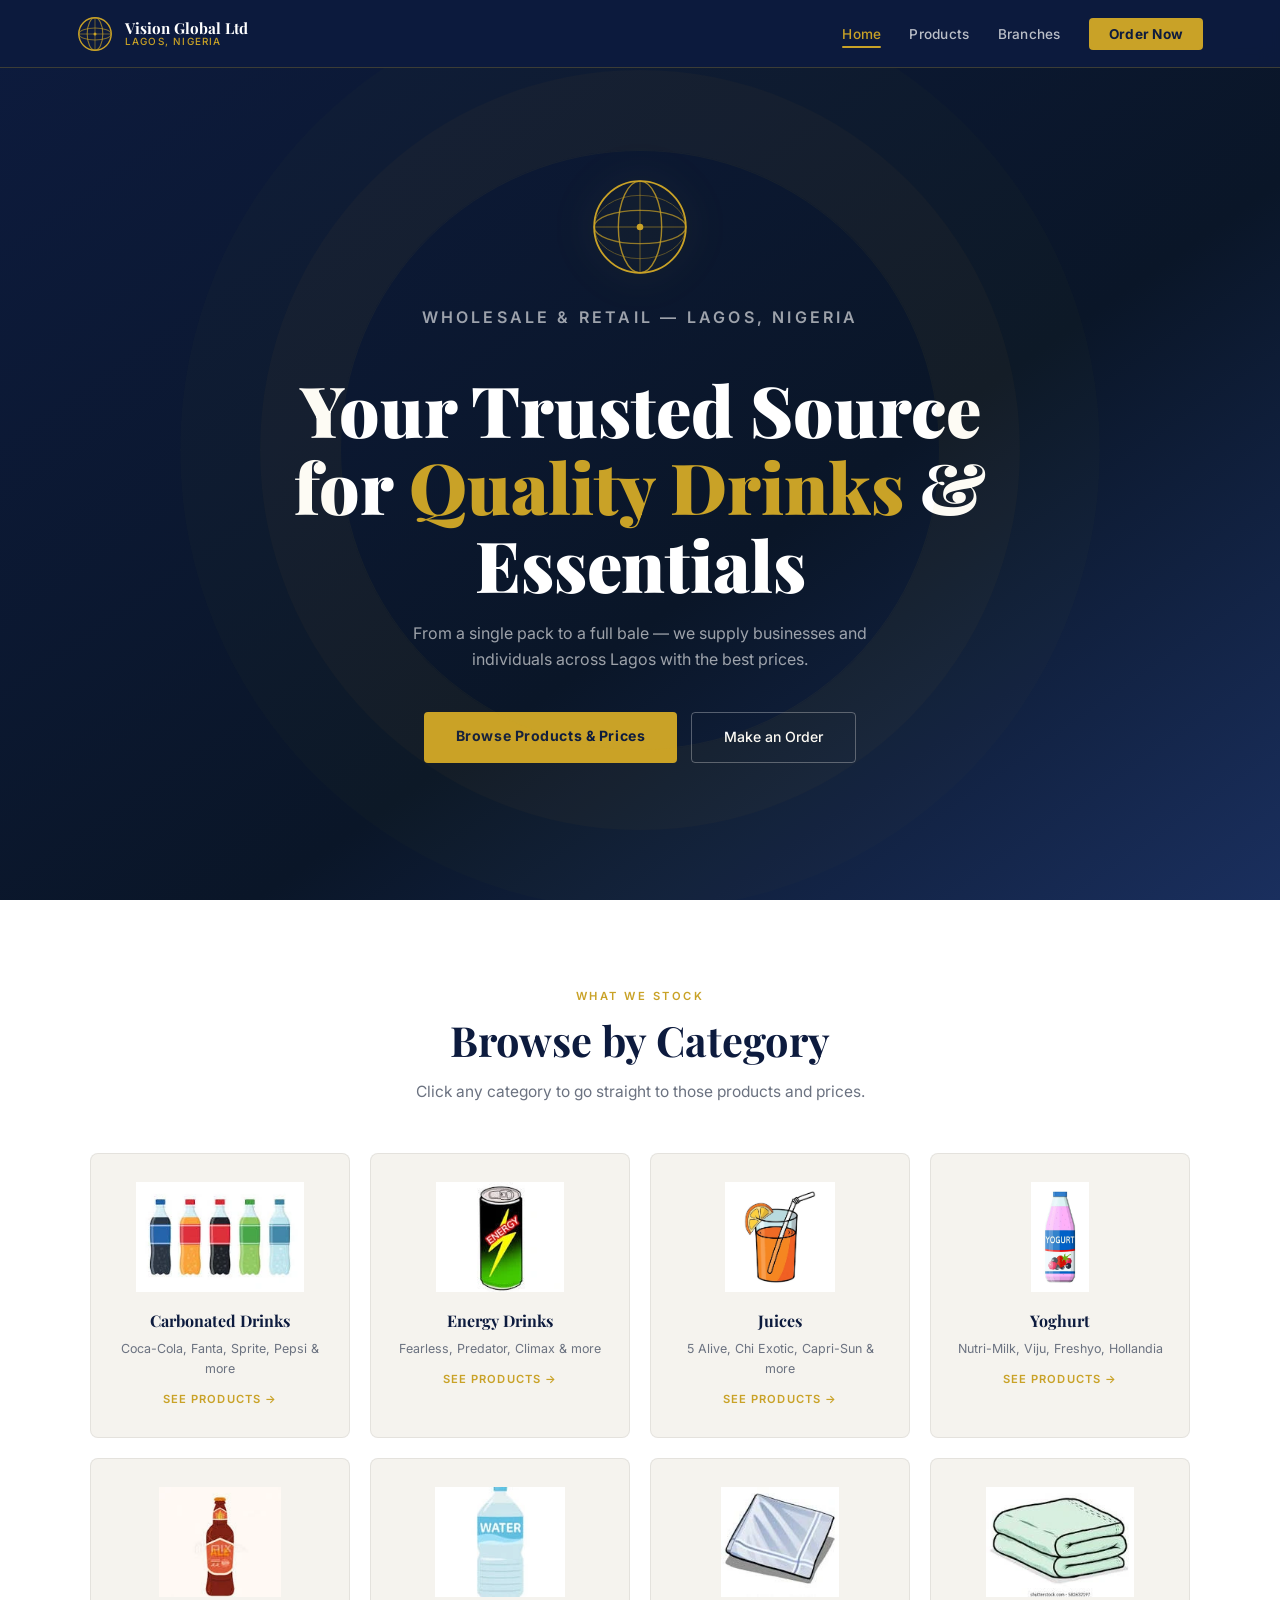
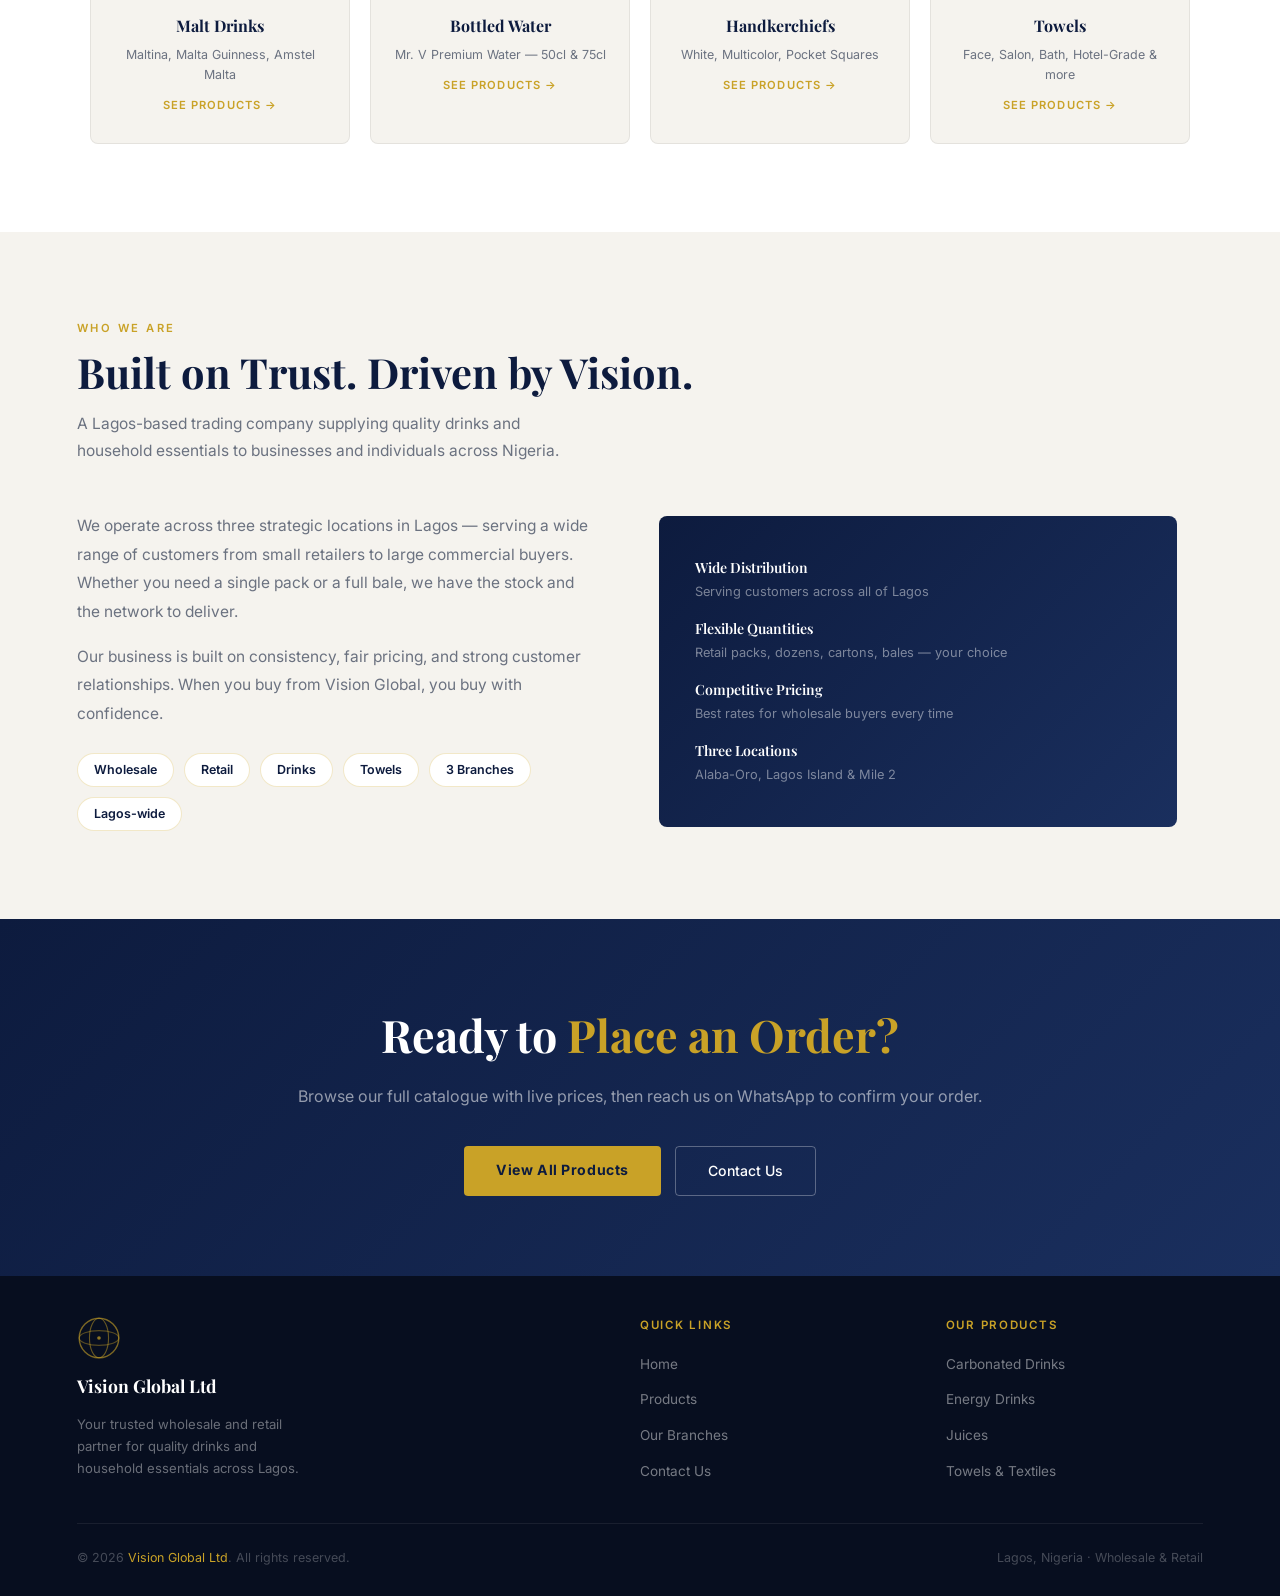
<file: index.html>
<!DOCTYPE html>
<html lang="en">
<head>
  <meta charset="UTF-8" />
  <meta name="viewport" content="width=device-width, initial-scale=1.0" />
  <title>Vision Global Ltd – Home</title>
  <meta name="description" content="Buy drinks at affordable rates at Vision global ltd">
<link rel="preconnect" href="https://fonts.googleapis.com" />
<link rel="preconnect" href="https://fonts.gstatic.com" crossorigin />

<link href="https://fonts.googleapis.com/css2?family=Playfair+Display:wght@700;900&family=Inter:wght@300;400;500;600;700&display=swap" rel="stylesheet" />
  <link rel="stylesheet" href="style.css" />
</head>
<body>

  <nav>
    <a href="index.html" class="nav-brand">
      <svg class="nav-globe globe-svg" viewBox="0 0 60 60" fill="none" xmlns="http://www.w3.org/2000/svg">
        <circle cx="30" cy="30" r="27" stroke="#c9a227" stroke-width="1.4" fill="none"/>
        <ellipse cx="30" cy="30" rx="13" ry="27" stroke="#c9a227" stroke-width="1.1" fill="none" opacity="0.7"/>
        <ellipse cx="30" cy="30" rx="27" ry="10" stroke="#c9a227" stroke-width="1.1" fill="none" opacity="0.6"/>
        <line x1="3" y1="30" x2="57" y2="30" stroke="#c9a227" stroke-width="1" opacity="0.5"/>
        <line x1="30" y1="3" x2="30" y2="57" stroke="#c9a227" stroke-width="1" opacity="0.5"/>
        <circle cx="30" cy="30" r="2.5" fill="#c9a227"/>
      </svg>
      <div class="nav-name">Vision Global Ltd <small>Lagos, Nigeria</small></div>
    </a>
    <ul class="nav-links" id="navMenu">
      <li><a href="index.html" class="active">Home</a></li>
      <li><a href="products.html">Products</a></li>
      <li><a href="branches.html">Branches</a></li>
      <li><a href="contact.html" class="nav-cta">Order Now</a></li>
    </ul>
    <div class="hamburger" id="hamburger">
      <span></span><span></span><span></span>
    </div>
  </nav>

  <section id="hero">
    <svg class="hero-globe globe-svg" viewBox="0 0 120 120" fill="none" xmlns="http://www.w3.org/2000/svg">
      <circle cx="60" cy="60" r="55" stroke="#c9a227" stroke-width="1.8" fill="none"/>
      <ellipse cx="60" cy="60" rx="26" ry="55" stroke="#c9a227" stroke-width="1.4" fill="none" opacity="0.8"/>
      <ellipse cx="60" cy="60" rx="55" ry="20" stroke="#c9a227" stroke-width="1.4" fill="none" opacity="0.7"/>
      <ellipse cx="60" cy="60" rx="55" ry="38" stroke="#c9a227" stroke-width="1" fill="none" opacity="0.4"/>
      <line x1="5" y1="60" x2="115" y2="60" stroke="#c9a227" stroke-width="1" opacity="0.5"/>
      <line x1="60" y1="5" x2="60" y2="115" stroke="#c9a227" stroke-width="1" opacity="0.5"/>
      <circle cx="60" cy="60" r="4" fill="#c9a227"/>
    </svg>

    <p class="hero-tag">Wholesale &amp; Retail — Lagos, Nigeria</p>
    <h1>Your Trusted Source for <em>Quality Drinks</em> &amp; Essentials</h1>
    <p>From a single pack to a full bale — we supply businesses and individuals across Lagos with the best prices.</p>

    <div class="hero-btns">
      <a href="products.html" class="btn-primary">Browse Products &amp; Prices</a>
      <a href="contact.html" class="btn-outline">Make an Order</a>
    </div>
  </section>

<section id="categories">
    <div class="categories-header">
      <span class="section-label">What We Stock</span>
      <h2 class="section-title">Browse by Category</h2>
      <p class="section-sub">Click any category to go straight to those products and prices.</p>
    </div>
    <div class="cat-grid">
      <a href="products.html?cat=carbonated" class="cat-card">
        <img src="images/carbonated-drink.webp" alt="Carbonated Drinks" class="cat-img" />
        <h3>Carbonated Drinks</h3>
        <p>Coca-Cola, Fanta, Sprite, Pepsi &amp; more</p>
        <span class="cat-count">See products →</span>
      </a>
      <a href="products.html?cat=energy" class="cat-card">
        <img src="images/energy-drink.webp" alt="Energy Drinks" class="cat-img" />
        <h3>Energy Drinks</h3>
        <p>Fearless, Predator, Climax &amp; more</p>
        <span class="cat-count">See products →</span>
      </a>
      <a href="products.html?cat=juices" class="cat-card">
        <img src="images/juices.webp" alt="Juices" class="cat-img" />
        <h3>Juices</h3>
        <p>5 Alive, Chi Exotic, Capri-Sun &amp; more</p>
        <span class="cat-count">See products →</span>
      </a>
      <a href="products.html?cat=yoghurt" class="cat-card">
        <img src="images/yoghurt.webp" alt="Yoghurt" class="cat-img" />
        <h3>Yoghurt</h3>
        <p>Nutri-Milk, Viju, Freshyo, Hollandia</p>
        <span class="cat-count">See products →</span>
      </a>
      <a href="products.html?cat=malt" class="cat-card">
        <img src="images/malt.webp" alt="Malt Drinks" class="cat-img" />
        <h3>Malt Drinks</h3>
        <p>Maltina, Malta Guinness, Amstel Malta</p>
        <span class="cat-count">See products →</span>
      </a>
      <a href="products.html?cat=water" class="cat-card">
        <img src="images/bottled-water.webp" alt="Bottled Water" class="cat-img" />
        <h3>Bottled Water</h3>
        <p>Mr. V Premium Water — 50cl &amp; 75cl</p>
        <span class="cat-count">See products →</span>
      </a>
      <a href="products.html?cat=handkerchiefs" class="cat-card">
        <img src="images/handkerchief.webp" alt="Handkerchiefs" class="cat-img" />
        <h3>Handkerchiefs</h3>
        <p>White, Multicolor, Pocket Squares</p>
        <span class="cat-count">See products →</span>
      </a>
      <a href="products.html?cat=towels" class="cat-card">
        <img src="images/towel.webp" alt="Towels" class="cat-img" />
        <h3>Towels</h3>
        <p>Face, Salon, Bath, Hotel-Grade &amp; more</p>
        <span class="cat-count">See products →</span>
      </a>
    </div>
  </section>

  <section id="about">
    <span class="section-label">Who We Are</span>
    <h2 class="section-title">Built on Trust. Driven by Vision.</h2>
    <p class="section-sub">A Lagos-based trading company supplying quality drinks and household essentials to businesses and individuals across Nigeria.</p>

    <div class="about-grid">
      <div class="about-text">
        <p>We operate across three strategic locations in Lagos — serving a wide range of customers from small retailers to large commercial buyers. Whether you need a single pack or a full bale, we have the stock and the network to deliver.</p>
        <p>Our business is built on consistency, fair pricing, and strong customer relationships. When you buy from Vision Global, you buy with confidence.</p>
        <div class="about-pills">
          <span class="pill">Wholesale</span>
          <span class="pill">Retail</span>
          <span class="pill">Drinks</span>
          <span class="pill">Towels</span>
          <span class="pill">3 Branches</span>
          <span class="pill">Lagos-wide</span>
        </div>
      </div>
      <div class="about-visual">
        <div class="about-item">
          <div class="about-item-text">
            <strong>Wide Distribution</strong>
            <span>Serving customers across all of Lagos</span>
          </div>
        </div>
        <div class="about-item">
          <div class="about-item-text">
            <strong>Flexible Quantities</strong>
            <span>Retail packs, dozens, cartons, bales — your choice</span>
          </div>
        </div>
        <div class="about-item">
          <div class="about-item-text">
            <strong>Competitive Pricing</strong>
            <span>Best rates for wholesale buyers every time</span>
          </div>
        </div>
        <div class="about-item">
          <div class="about-item-text">
            <strong>Three Locations</strong>
            <span>Alaba-Oro, Lagos Island &amp; Mile 2</span>
          </div>
        </div>
      </div>
    </div>
  </section>

  <section id="cta-banner">
    <h2>Ready to <em>Place an Order?</em></h2>
    <p>Browse our full catalogue with live prices, then reach us on WhatsApp to confirm your order.</p>
    <div class="cta-btns">
      <a href="products.html" class="btn-primary">View All Products</a>
      <a href="contact.html" class="btn-outline">Contact Us</a>
    </div>
  </section>

  <footer>
    <div class="footer-grid">
      <div class="footer-brand">
        <svg class="footer-globe globe-svg" viewBox="0 0 60 60" fill="none" xmlns="http://www.w3.org/2000/svg" width="44" height="44">
          <circle cx="30" cy="30" r="27" stroke="#c9a227" stroke-width="1.4" fill="none" opacity="0.6"/>
          <ellipse cx="30" cy="30" rx="13" ry="27" stroke="#c9a227" stroke-width="1.1" fill="none" opacity="0.5"/>
          <ellipse cx="30" cy="30" rx="27" ry="10" stroke="#c9a227" stroke-width="1.1" fill="none" opacity="0.4"/>
          <circle cx="30" cy="30" r="2.5" fill="#c9a227" opacity="0.7"/>
        </svg>
        <h3>Vision Global Ltd</h3>
        <p>Your trusted wholesale and retail partner for quality drinks and household essentials across Lagos.</p>
      </div>
      <div class="footer-col">
        <h4>Quick Links</h4>
        <ul>
          <li><a href="index.html">Home</a></li>
          <li><a href="products.html">Products</a></li>
          <li><a href="branches.html">Our Branches</a></li>
          <li><a href="contact.html">Contact Us</a></li>
        </ul>
      </div>
      <div class="footer-col">
        <h4>Our Products</h4>
        <ul>
          <li><a href="products.html?cat=carbonated">Carbonated Drinks</a></li>
          <li><a href="products.html?cat=energy">Energy Drinks</a></li>
          <li><a href="products.html?cat=juices">Juices</a></li>
          <li><a href="products.html?cat=towels">Towels &amp; Textiles</a></li>
        </ul>
      </div>
    </div>
    <div class="footer-bottom">
      <p>© 2026 <span>Vision Global Ltd</span>. All rights reserved.</p>
      <p>Lagos, Nigeria · Wholesale &amp; Retail</p>
    </div>
  </footer>

<script src="app.js" defer></script>

</body>
</html>
</file>
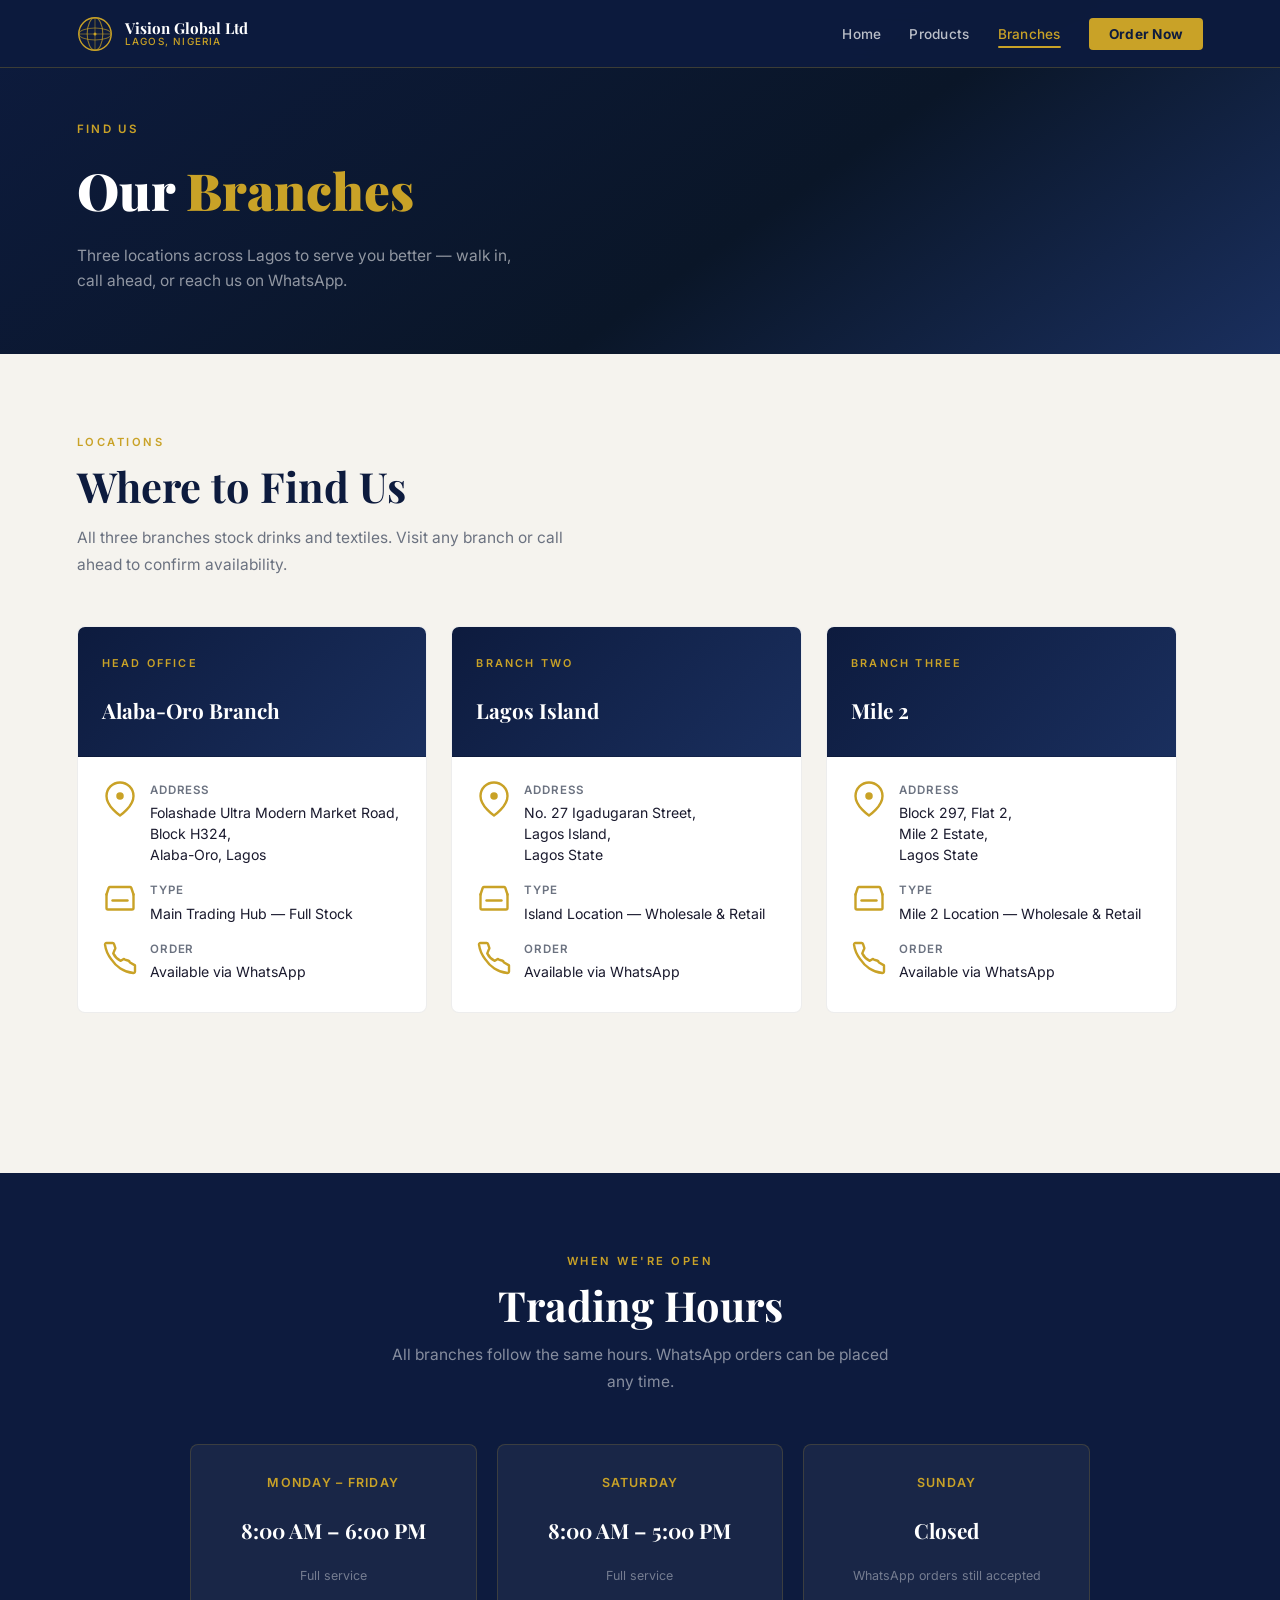
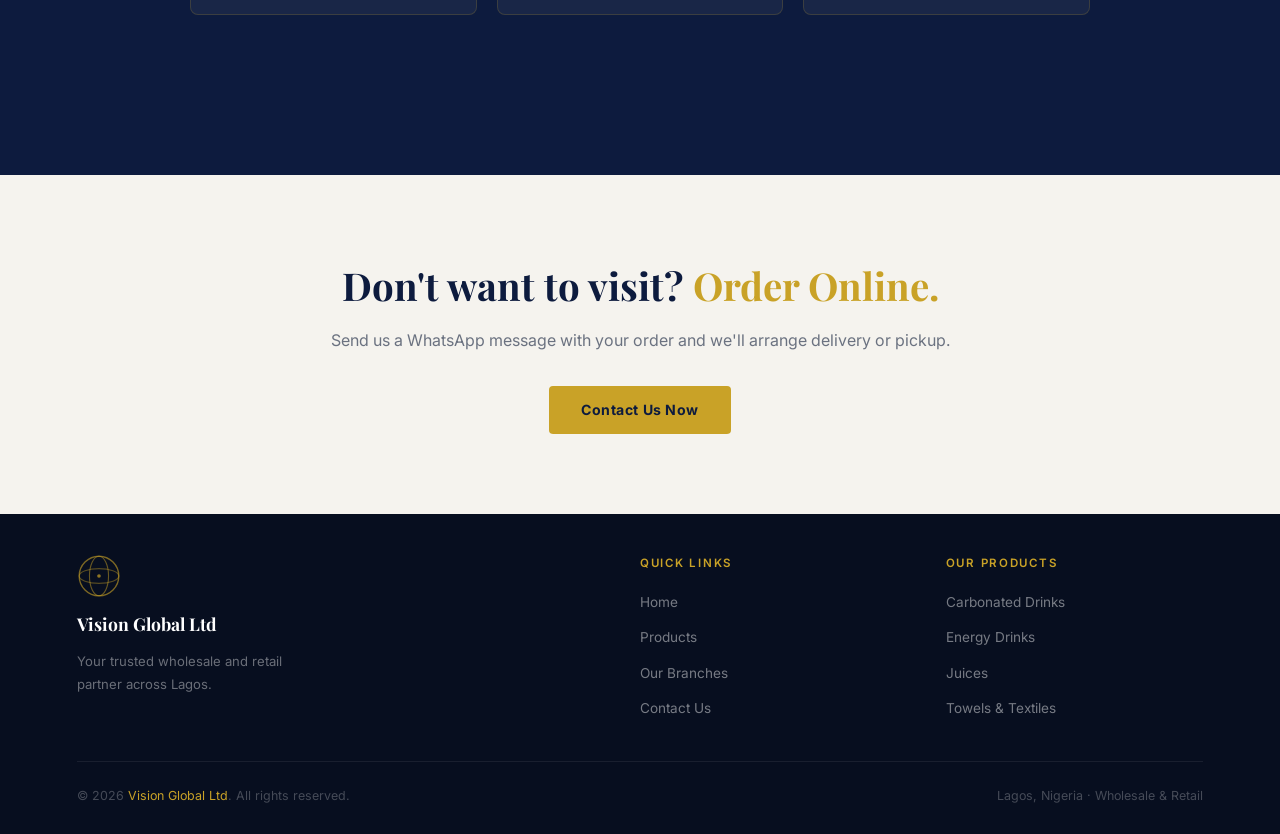
<file: branches.html>
<!DOCTYPE html>
<html lang="en">
<head>
  <meta charset="UTF-8" />
  <meta name="viewport" content="width=device-width, initial-scale=1.0" />
  <title>Our Branches – Vision Global Ltd</title>
<link rel="preconnect" href="https://fonts.googleapis.com" />
<link rel="preconnect" href="https://fonts.gstatic.com" crossorigin />
<link href="https://fonts.googleapis.com/css2?family=Playfair+Display:wght@700;900&family=Inter:wght@300;400;500;600;700&display=swap" rel="stylesheet" />
  <link rel="stylesheet" href="style.css" />
</head>
<body>
  <nav>
    <a href="index.html" class="nav-brand">
      <svg class="nav-globe globe-svg" viewBox="0 0 60 60" fill="none" xmlns="http://www.w3.org/2000/svg">
        <circle cx="30" cy="30" r="27" stroke="#c9a227" stroke-width="1.4" fill="none"/>
        <ellipse cx="30" cy="30" rx="13" ry="27" stroke="#c9a227" stroke-width="1.1" fill="none" opacity="0.7"/>
        <ellipse cx="30" cy="30" rx="27" ry="10" stroke="#c9a227" stroke-width="1.1" fill="none" opacity="0.6"/>
        <line x1="3" y1="30" x2="57" y2="30" stroke="#c9a227" stroke-width="1" opacity="0.5"/>
        <line x1="30" y1="3" x2="30" y2="57" stroke="#c9a227" stroke-width="1" opacity="0.5"/>
        <circle cx="30" cy="30" r="2.5" fill="#c9a227"/>
      </svg>
      <div class="nav-name">Vision Global Ltd <small>Lagos, Nigeria</small></div>
    </a>
    <ul class="nav-links" id="navMenu">
      <li><a href="index.html">Home</a></li>
      <li><a href="products.html">Products</a></li>
      <li><a href="branches.html" class="active">Branches</a></li>
      <li><a href="contact.html" class="nav-cta">Order Now</a></li>
    </ul>
    <div class="hamburger" id="hamburger">
      <span></span><span></span><span></span>
    </div>
  </nav>

  <section id="page-hero">
    <span>Find Us</span>
    <h1>Our <em>Branches</em></h1>
    <p>Three locations across Lagos to serve you better — walk in, call ahead, or reach us on WhatsApp.</p>
  </section>
<section id="branches">
    <span class="section-label">Locations</span>
    <h2 class="section-title">Where to Find Us</h2>
    <p class="section-sub">All three branches stock drinks and textiles. Visit any branch or call ahead to confirm availability.</p>

    <div class="branches-grid">
      <div class="branch-card">
        <div class="branch-top">
          <span class="branch-num">Head Office</span>
          <h2>Alaba-Oro Branch</h2>
        </div>
        <div class="branch-body">
          <div class="branch-row">
            <div class="branch-icon"><img src="images/location.svg" alt="Location" class="icon-img"/></div>
            <div>
              <strong>Address</strong>
              <p>Folashade Ultra Modern Market Road,<br>Block H324,<br>Alaba-Oro, Lagos</p>
            </div>
          </div>
          <div class="branch-row">
            <div class="branch-icon"><img src="images/store.svg" alt="Store" class="icon-img"/></div>
            <div>
              <strong>Type</strong>
              <p>Main Trading Hub — Full Stock</p>
            </div>
          </div>
          <div class="branch-row">
            <div class="branch-icon"><img src="images/phone.svg" alt="WhatsApp" class="icon-img"/></div>
            <div>
              <strong>Order</strong>
              <p>Available via WhatsApp</p>
            </div>
          </div>
        </div>
      </div>

      <div class="branch-card">
        <div class="branch-top">
          <span class="branch-num">Branch Two</span>
          <h2>Lagos Island</h2>
        </div>
        <div class="branch-body">
          <div class="branch-row">
            <div class="branch-icon"><img src="images/location.svg" alt="Location" class="icon-img"/></div>
            <div>
              <strong>Address</strong>
              <p>No. 27 Igadugaran Street,<br>Lagos Island,<br>Lagos State</p>
            </div>
          </div>
          <div class="branch-row">
            <div class="branch-icon"><img src="images/store.svg" alt="Store" class="icon-img"/></div>
            <div>
              <strong>Type</strong>
              <p>Island Location — Wholesale & Retail</p>
            </div>
          </div>
          <div class="branch-row">
            <div class="branch-icon"><img src="images/phone.svg" alt="WhatsApp" class="icon-img"/></div>
            <div>
              <strong>Order</strong>
              <p>Available via WhatsApp</p>
            </div>
          </div>
        </div>
      </div>

      <div class="branch-card">
        <div class="branch-top">
          <span class="branch-num">Branch Three</span>
          <h2>Mile 2</h2>
        </div>
        <div class="branch-body">
          <div class="branch-row">
            <div class="branch-icon"><img src="images/location.svg" alt="Location" class="icon-img"/></div>
            <div>
              <strong>Address</strong>
              <p>Block 297, Flat 2,<br>Mile 2 Estate,<br>Lagos State</p>
            </div>
          </div>
          <div class="branch-row">
            <div class="branch-icon"><img src="images/store.svg" alt="Store" class="icon-img"/></div>
            <div>
              <strong>Type</strong>
              <p>Mile 2 Location — Wholesale & Retail</p>
            </div>
          </div>
          <div class="branch-row">
            <div class="branch-icon"><img src="images/phone.svg" alt="WhatsApp" class="icon-img"/></div>
            <div>
              <strong>Order</strong>
              <p>Available via WhatsApp</p>
            </div>
          </div>
        </div>
      </div>
    </div>
  </section>

  <section id="hours">
    <span class="section-label">When We're Open</span>
    <h2 class="section-title light">Trading Hours</h2>
    <p class="section-sub light">All branches follow the same hours. WhatsApp orders can be placed any time.</p>
    <div class="hours-grid">
      <div class="hours-card">
        <p class="day">Monday – Friday</p>
        <p class="time">8:00 AM – 6:00 PM</p>
        <p class="note">Full service</p>
      </div>
      <div class="hours-card">
        <p class="day">Saturday</p>
        <p class="time">8:00 AM – 5:00 PM</p>
        <p class="note">Full service</p>
      </div>
      <div class="hours-card">
        <p class="day">Sunday</p>
        <p class="time">Closed</p>
        <p class="note">WhatsApp orders still accepted</p>
      </div>
    </div>
  </section>

  <section id="cta">
    <h2>Don't want to visit? <em>Order Online.</em></h2>
    <p>Send us a WhatsApp message with your order and we'll arrange delivery or pickup.</p>
    <a href="contact.html" class="btn-primary">Contact Us Now</a>
  </section>

  <footer>
    <div class="footer-grid">
      <div class="footer-brand">
        <svg class="footer-globe globe-svg" viewBox="0 0 60 60" fill="none" xmlns="http://www.w3.org/2000/svg" width="44" height="44">
          <circle cx="30" cy="30" r="27" stroke="#c9a227" stroke-width="1.4" fill="none" opacity="0.6"/>
          <ellipse cx="30" cy="30" rx="13" ry="27" stroke="#c9a227" stroke-width="1.1" fill="none" opacity="0.5"/>
          <ellipse cx="30" cy="30" rx="27" ry="10" stroke="#c9a227" stroke-width="1.1" fill="none" opacity="0.4"/>
          <circle cx="30" cy="30" r="2.5" fill="#c9a227" opacity="0.7"/>
        </svg>
        <h3>Vision Global Ltd</h3>
        <p>Your trusted wholesale and retail partner across Lagos.</p>
      </div>
      <div class="footer-col">
        <h4>Quick Links</h4>
        <ul>
          <li><a href="index.html">Home</a></li>
          <li><a href="products.html">Products</a></li>
          <li><a href="branches.html">Our Branches</a></li>
          <li><a href="contact.html">Contact Us</a></li>
        </ul>
      </div>
      <div class="footer-col">
        <h4>Our Products</h4>
        <ul>
          <li><a href="products.html?cat=carbonated">Carbonated Drinks</a></li>
          <li><a href="products.html?cat=energy">Energy Drinks</a></li>
          <li><a href="products.html?cat=juices">Juices</a></li>
          <li><a href="products.html?cat=towels">Towels &amp; Textiles</a></li>
        </ul>
      </div>
    </div>
    <div class="footer-bottom">
      <p>© 2026 <span>Vision Global Ltd</span>. All rights reserved.</p>
      <p>Lagos, Nigeria · Wholesale &amp; Retail</p>
    </div>
  </footer>

<script src="app.js" defer></script>

</body>
</html>
</file>
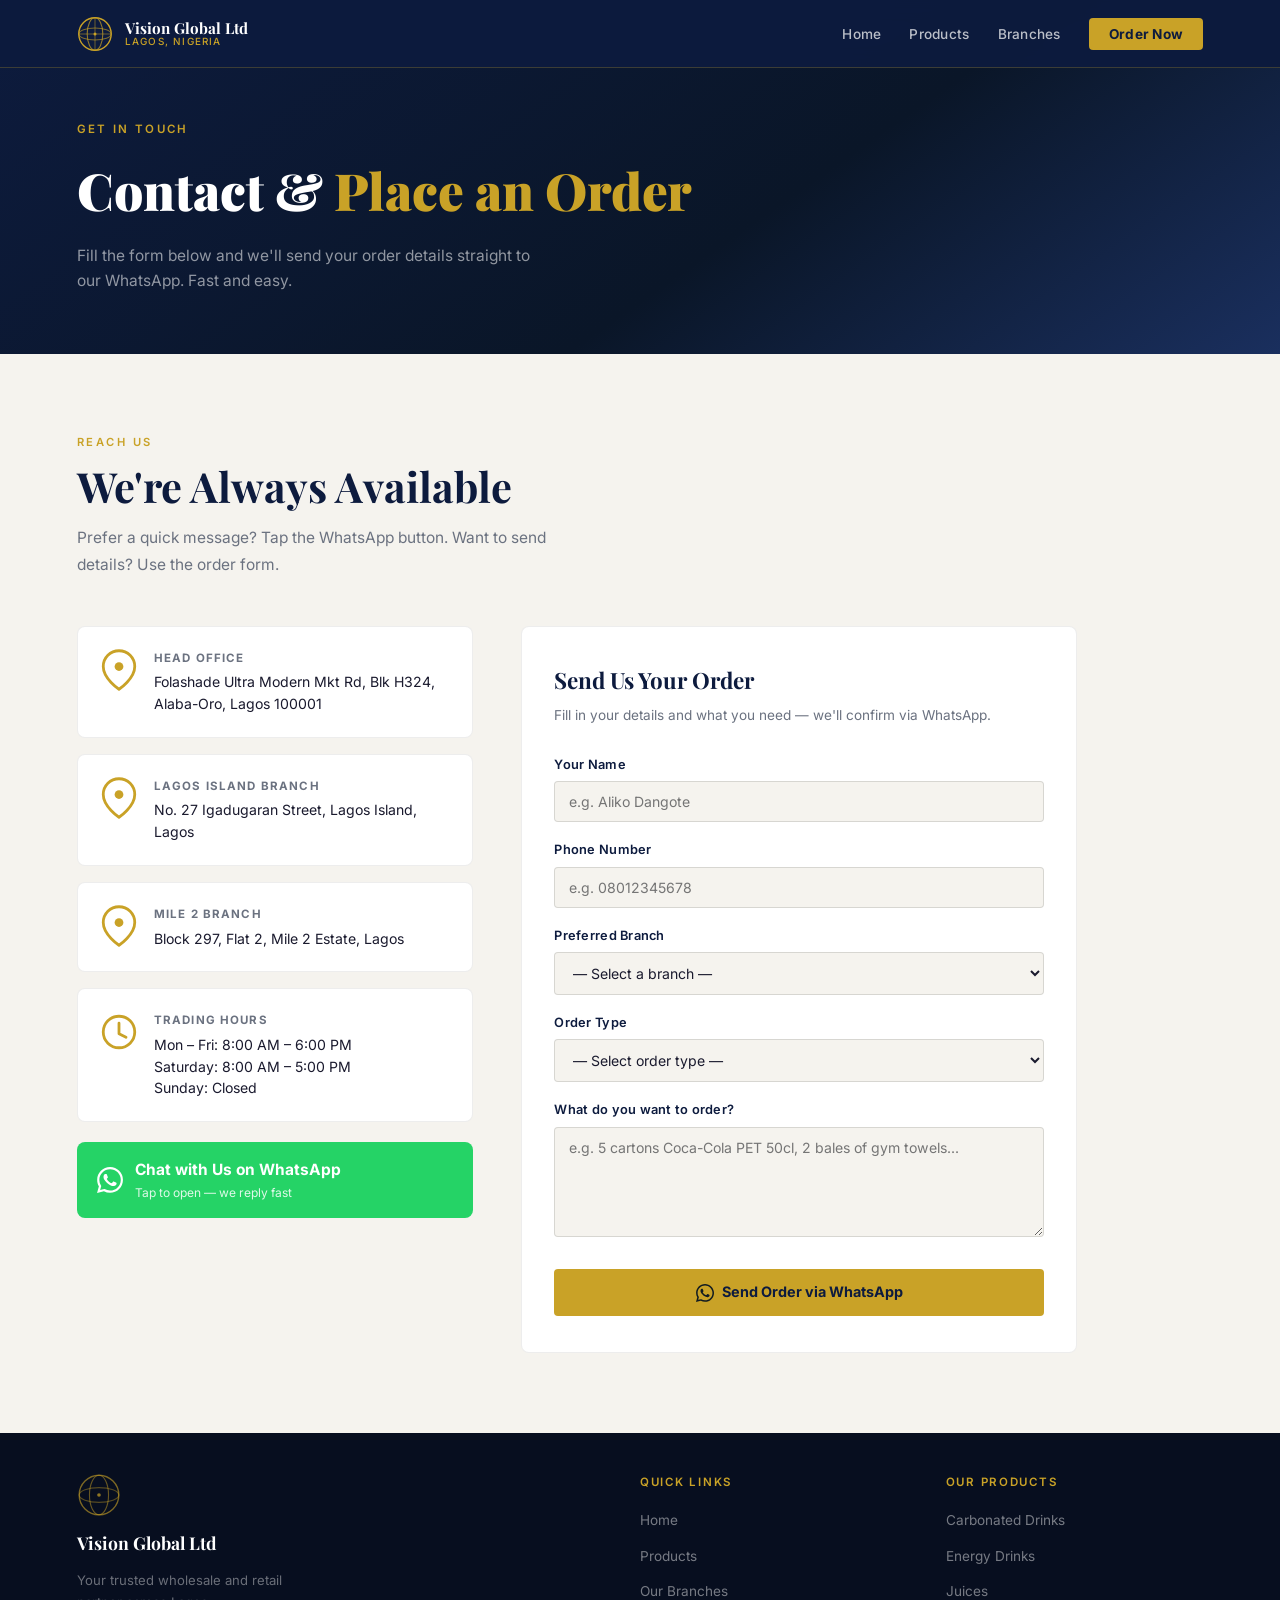
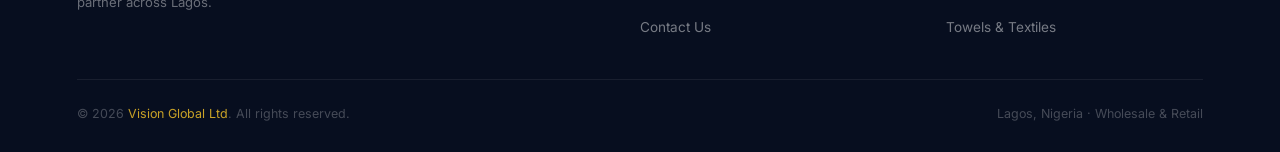
<file: contact.html>
<!DOCTYPE html>
<html lang="en">
<head>
  <meta charset="UTF-8" />
  <meta name="viewport" content="width=device-width, initial-scale=1.0" />
  <title>Contact &amp; Order – Vision Global Ltd</title>
  <link rel="preconnect" href="https://fonts.googleapis.com" />
<link rel="preconnect" href="https://fonts.gstatic.com" crossorigin />
<link href="https://fonts.googleapis.com/css2?family=Playfair+Display:wght@700;900&family=Inter:wght@300;400;500;600;700&display=swap" rel="stylesheet" />
  <link rel="stylesheet" href="style.css" />
</head>
<body>
  <nav>
    <a href="index.html" class="nav-brand">
      <svg class="nav-globe globe-svg" viewBox="0 0 60 60" fill="none" xmlns="http://www.w3.org/2000/svg">
        <circle cx="30" cy="30" r="27" stroke="#c9a227" stroke-width="1.4" fill="none"/>
        <ellipse cx="30" cy="30" rx="13" ry="27" stroke="#c9a227" stroke-width="1.1" fill="none" opacity="0.7"/>
        <ellipse cx="30" cy="30" rx="27" ry="10" stroke="#c9a227" stroke-width="1.1" fill="none" opacity="0.6"/>
        <line x1="3" y1="30" x2="57" y2="30" stroke="#c9a227" stroke-width="1" opacity="0.5"/>
        <line x1="30" y1="3" x2="30" y2="57" stroke="#c9a227" stroke-width="1" opacity="0.5"/>
        <circle cx="30" cy="30" r="2.5" fill="#c9a227"/>
      </svg>
      <div class="nav-name">Vision Global Ltd <small>Lagos, Nigeria</small></div>
    </a>
    <ul class="nav-links" id="navMenu">
      <li><a href="index.html">Home</a></li>
      <li><a href="products.html">Products</a></li>
      <li><a href="branches.html">Branches</a></li>
      <li><a href="contact.html" class="nav-cta active">Order Now</a></li>
    </ul>
    <div class="hamburger" id="hamburger">
      <span></span><span></span><span></span>
    </div>
  </nav>

  <section id="page-hero">
    <span>Get in Touch</span>
    <h1>Contact &amp; <em>Place an Order</em></h1>
    <p>Fill the form below and we'll send your order details straight to our WhatsApp. Fast and easy.</p>
  </section>
  <section id="contact-section">
    <span class="section-label">Reach Us</span>
    <h2 class="section-title">We're Always Available</h2>
    <p class="section-sub">Prefer a quick message? Tap the WhatsApp button. Want to send details? Use the order form.</p>

    <div class="contact-grid">
      <div class="info-cards">
        <div class="info-card">
          <div class="info-icon"><img src="images/location.svg" alt="Location" class="icon-img"/></div>
          <div>
            <strong>Head Office</strong>
            <p>Folashade Ultra Modern Mkt Rd, Blk H324, Alaba-Oro, Lagos 100001</p>
          </div>
        </div>
        <div class="info-card">
          <div class="info-icon"><img src="images/location.svg" alt="Location" class="icon-img"/></div>
          <div>
            <strong>Lagos Island Branch</strong>
            <p>No. 27 Igadugaran Street, Lagos Island, Lagos</p>
          </div>
        </div>
        <div class="info-card">
          <div class="info-icon"><img src="images/location.svg" alt="Location" class="icon-img"/></div>
          <div>
            <strong>Mile 2 Branch</strong>
            <p>Block 297, Flat 2, Mile 2 Estate, Lagos</p>
          </div>
        </div>
        <div class="info-card">
          <div class="info-icon"><img src="images/hours.svg" alt="Hours" class="icon-img"/></div>
          <div>
            <strong>Trading Hours</strong>
            <p>Mon – Fri: 8:00 AM – 6:00 PM<br>Saturday: 8:00 AM – 5:00 PM<br>Sunday: Closed</p>
          </div>
        </div>
        <a href="https://wa.me/2349010083841" target="_blank" class="wa-big">
          <svg width="26" height="26" viewBox="0 0 24 24" fill="white"><path d="M17.472 14.382c-.297-.149-1.758-.867-2.03-.967-.273-.099-.471-.148-.67.15-.197.297-.767.966-.94 1.164-.173.199-.347.223-.644.075-.297-.15-1.255-.463-2.39-1.475-.883-.788-1.48-1.761-1.653-2.059-.173-.297-.018-.458.13-.606.134-.133.298-.347.446-.52.149-.174.198-.298.298-.497.099-.198.05-.371-.025-.52-.075-.149-.669-1.612-.916-2.207-.242-.579-.487-.5-.669-.51-.173-.008-.371-.01-.57-.01-.198 0-.52.074-.792.372-.272.297-1.04 1.016-1.04 2.479 0 1.462 1.065 2.875 1.213 3.074.149.198 2.096 3.2 5.077 4.487.709.306 1.262.489 1.694.625.712.227 1.36.195 1.871.118.571-.085 1.758-.719 2.006-1.413.248-.694.248-1.289.173-1.413-.074-.124-.272-.198-.57-.347m-5.421 7.403h-.004a9.87 9.87 0 01-5.031-1.378l-.361-.214-3.741.982.998-3.648-.235-.374a9.86 9.86 0 01-1.51-5.26c.001-5.45 4.436-9.884 9.888-9.884 2.64 0 5.122 1.03 6.988 2.898a9.825 9.825 0 012.893 6.994c-.003 5.45-4.437 9.884-9.885 9.884m8.413-18.297A11.815 11.815 0 0012.05 0C5.495 0 .16 5.335.157 11.892c0 2.096.547 4.142 1.588 5.945L.057 24l6.305-1.654a11.882 11.882 0 005.683 1.448h.005c6.554 0 11.89-5.335 11.893-11.893a11.821 11.821 0 00-3.48-8.413z"/></svg>
          <div>
            Chat with Us on WhatsApp
            <span class="wa-sub">Tap to open — we reply fast</span>
          </div>
        </a>
      </div>

      <div class="order-form-box">
        <h3>Send Us Your Order</h3>
        <p>Fill in your details and what you need — we'll confirm via WhatsApp.</p>

        <div class="form-group">
          <label for="fullName">Your Name</label>
          <input type="text" id="fullName" placeholder="e.g. Aliko Dangote" />
        </div>

        <div class="form-group">
          <label for="phone">Phone Number</label>
          <input type="tel" id="phone" placeholder="e.g. 08012345678" />
        </div>

        <div class="form-group">
          <label for="branch">Preferred Branch</label>
          <select id="branch">
            <option value="">— Select a branch —</option>
            <option value="Alaba-Oro">Alaba-Oro (Head Office)</option>
            <option value="Lagos Island">Lagos Island</option>
            <option value="Mile 2">Mile 2</option>
          </select>
        </div>

        <div class="form-group">
          <label for="orderType">Order Type</label>
          <select id="orderType">
            <option value="">— Select order type —</option>
            <option value="Wholesale">Wholesale (bulk)</option>
            <option value="Retail">Retail (small quantity)</option>
          </select>
        </div>

        <div class="form-group">
          <label for="orderDetails">What do you want to order?</label>
          <textarea id="orderDetails" placeholder="e.g. 5 cartons Coca-Cola PET 50cl, 2 bales of gym towels..."></textarea>
        </div>

        <button id="sendBtn"><img src="images/whatsapp-icon.svg" alt="WhatsApp" class="icon-inline"/>Send Order via WhatsApp</button>
        <div id="formSuccess">✅ Great! Redirecting you to WhatsApp with your order details...</div>
      </div>

    </div>
  </section>
  <footer>
    <div class="footer-grid">
      <div class="footer-brand">
        <svg class="footer-globe globe-svg" viewBox="0 0 60 60" fill="none" xmlns="http://www.w3.org/2000/svg" width="44" height="44">
          <circle cx="30" cy="30" r="27" stroke="#c9a227" stroke-width="1.4" fill="none" opacity="0.6"/>
          <ellipse cx="30" cy="30" rx="13" ry="27" stroke="#c9a227" stroke-width="1.1" fill="none" opacity="0.5"/>
          <ellipse cx="30" cy="30" rx="27" ry="10" stroke="#c9a227" stroke-width="1.1" fill="none" opacity="0.4"/>
          <circle cx="30" cy="30" r="2.5" fill="#c9a227" opacity="0.7"/>
        </svg>
        <h3>Vision Global Ltd</h3>
        <p>Your trusted wholesale and retail partner across Lagos.</p>
      </div>
      <div class="footer-col">
        <h4>Quick Links</h4>
        <ul>
          <li><a href="index.html">Home</a></li>
          <li><a href="products.html">Products</a></li>
          <li><a href="branches.html">Our Branches</a></li>
          <li><a href="contact.html">Contact Us</a></li>
        </ul>
      </div>
      <div class="footer-col">
        <h4>Our Products</h4>
        <ul>
          <li><a href="products.html?cat=carbonated">Carbonated Drinks</a></li>
          <li><a href="products.html?cat=energy">Energy Drinks</a></li>
          <li><a href="products.html?cat=juices">Juices</a></li>
          <li><a href="products.html?cat=towels">Towels &amp; Textiles</a></li>
        </ul>
      </div>
    </div>
    <div class="footer-bottom">
      <p>© 2026 <span>Vision Global Ltd</span>. All rights reserved.</p>
      <p>Lagos, Nigeria · Wholesale &amp; Retail</p>
    </div>
  </footer>

<script src="app.js" defer></script>

</body>
</html>
</file>
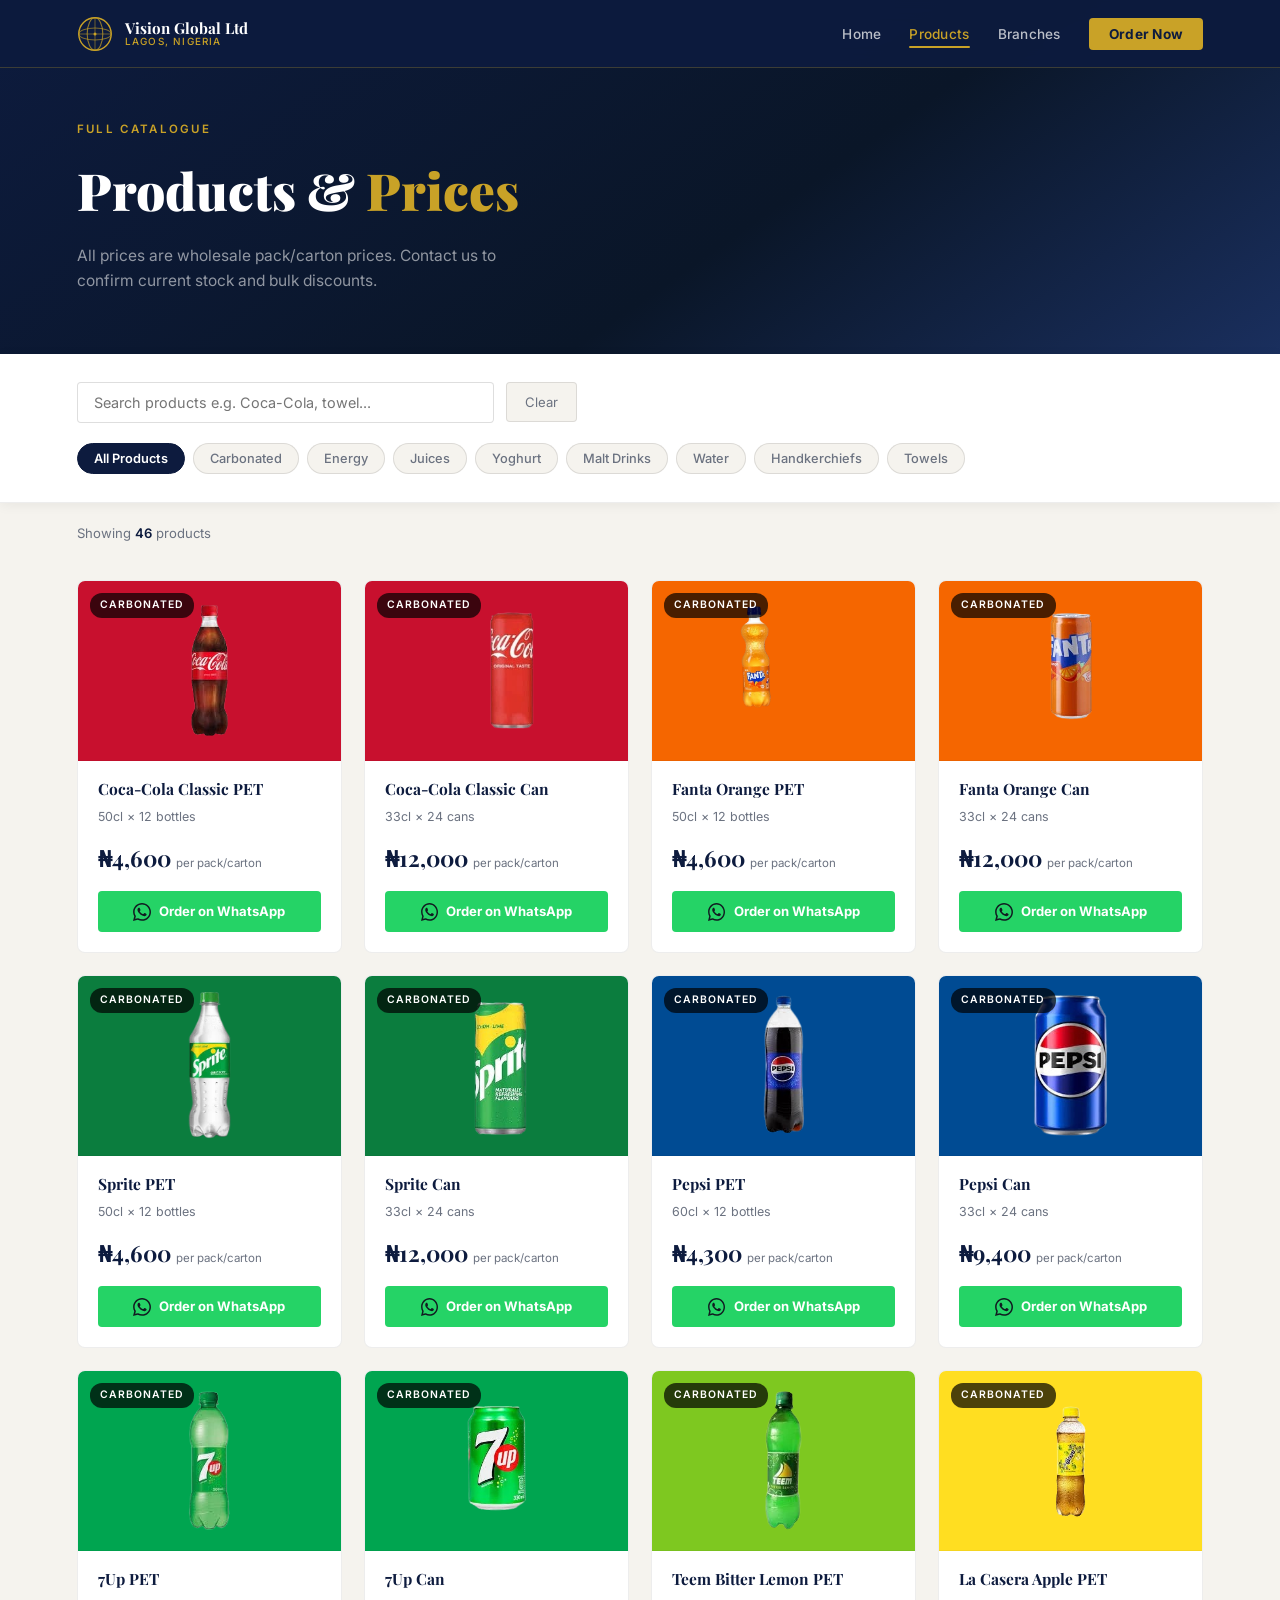
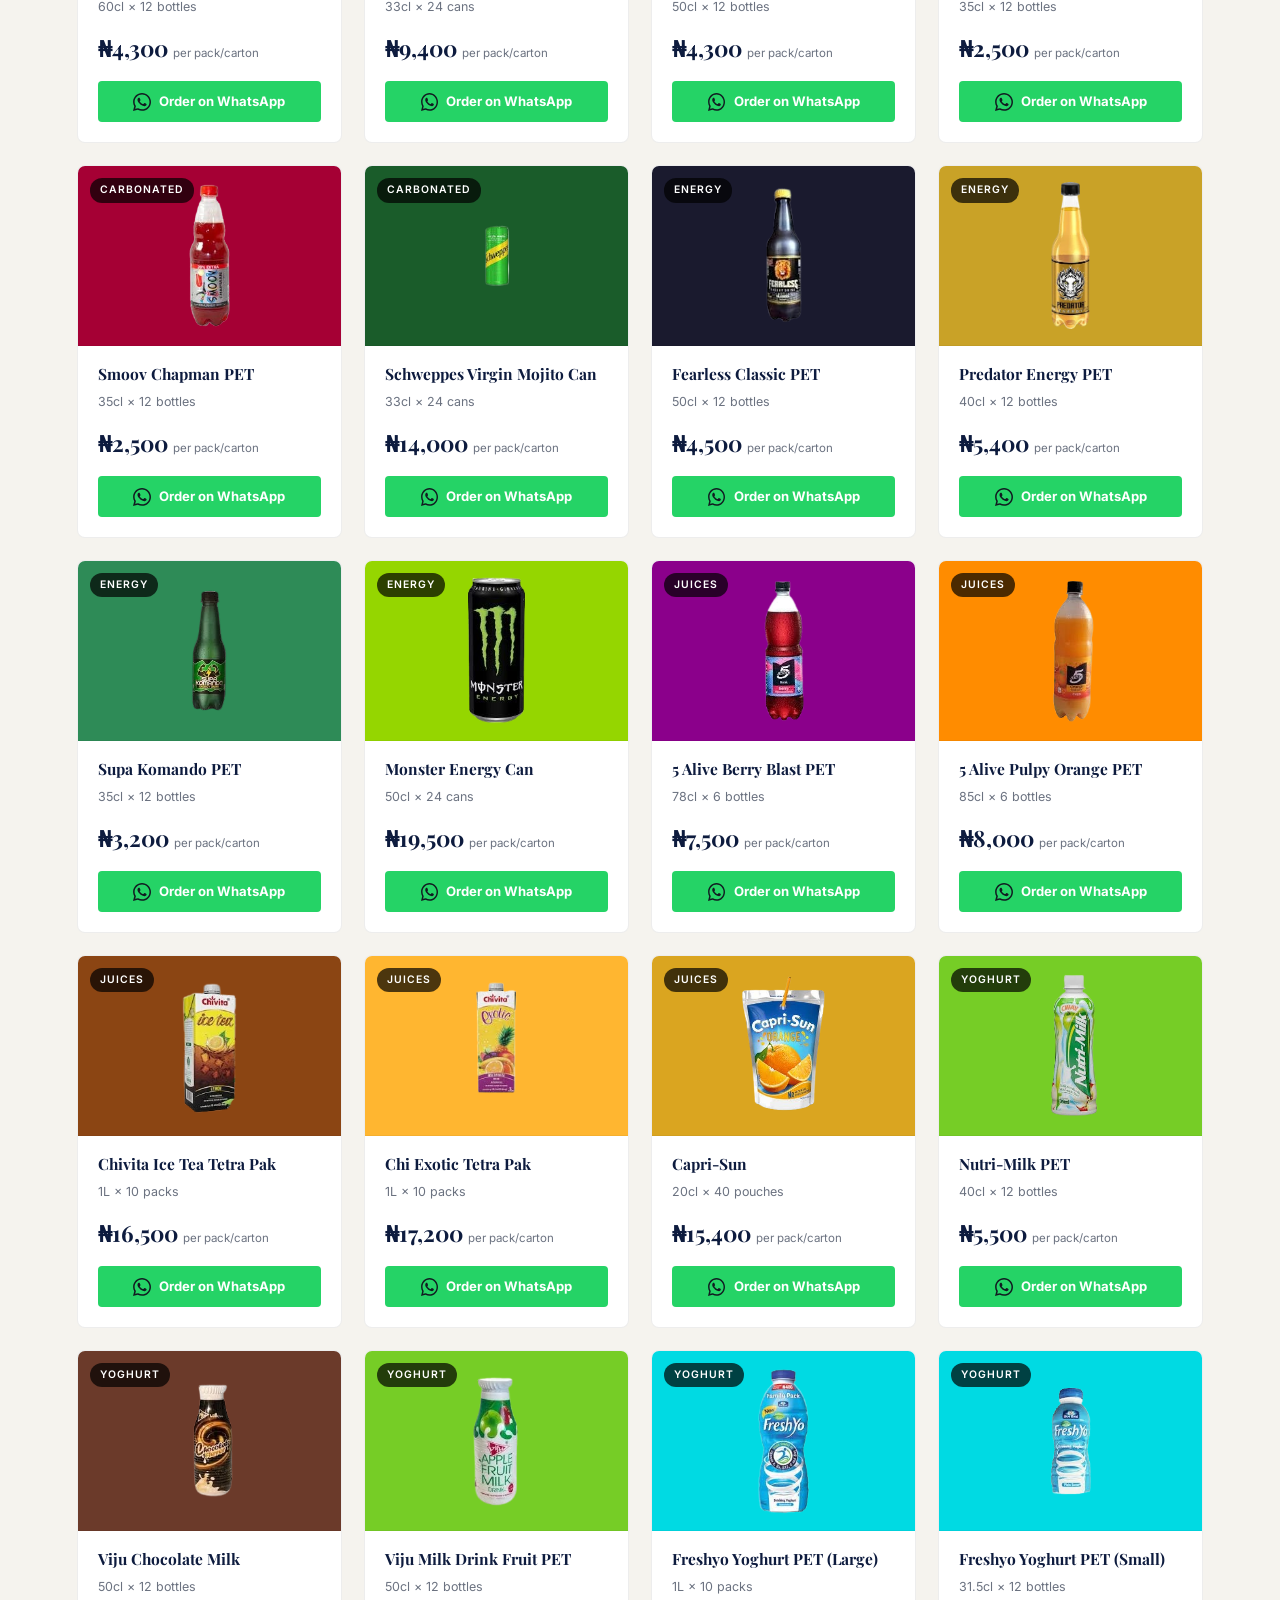
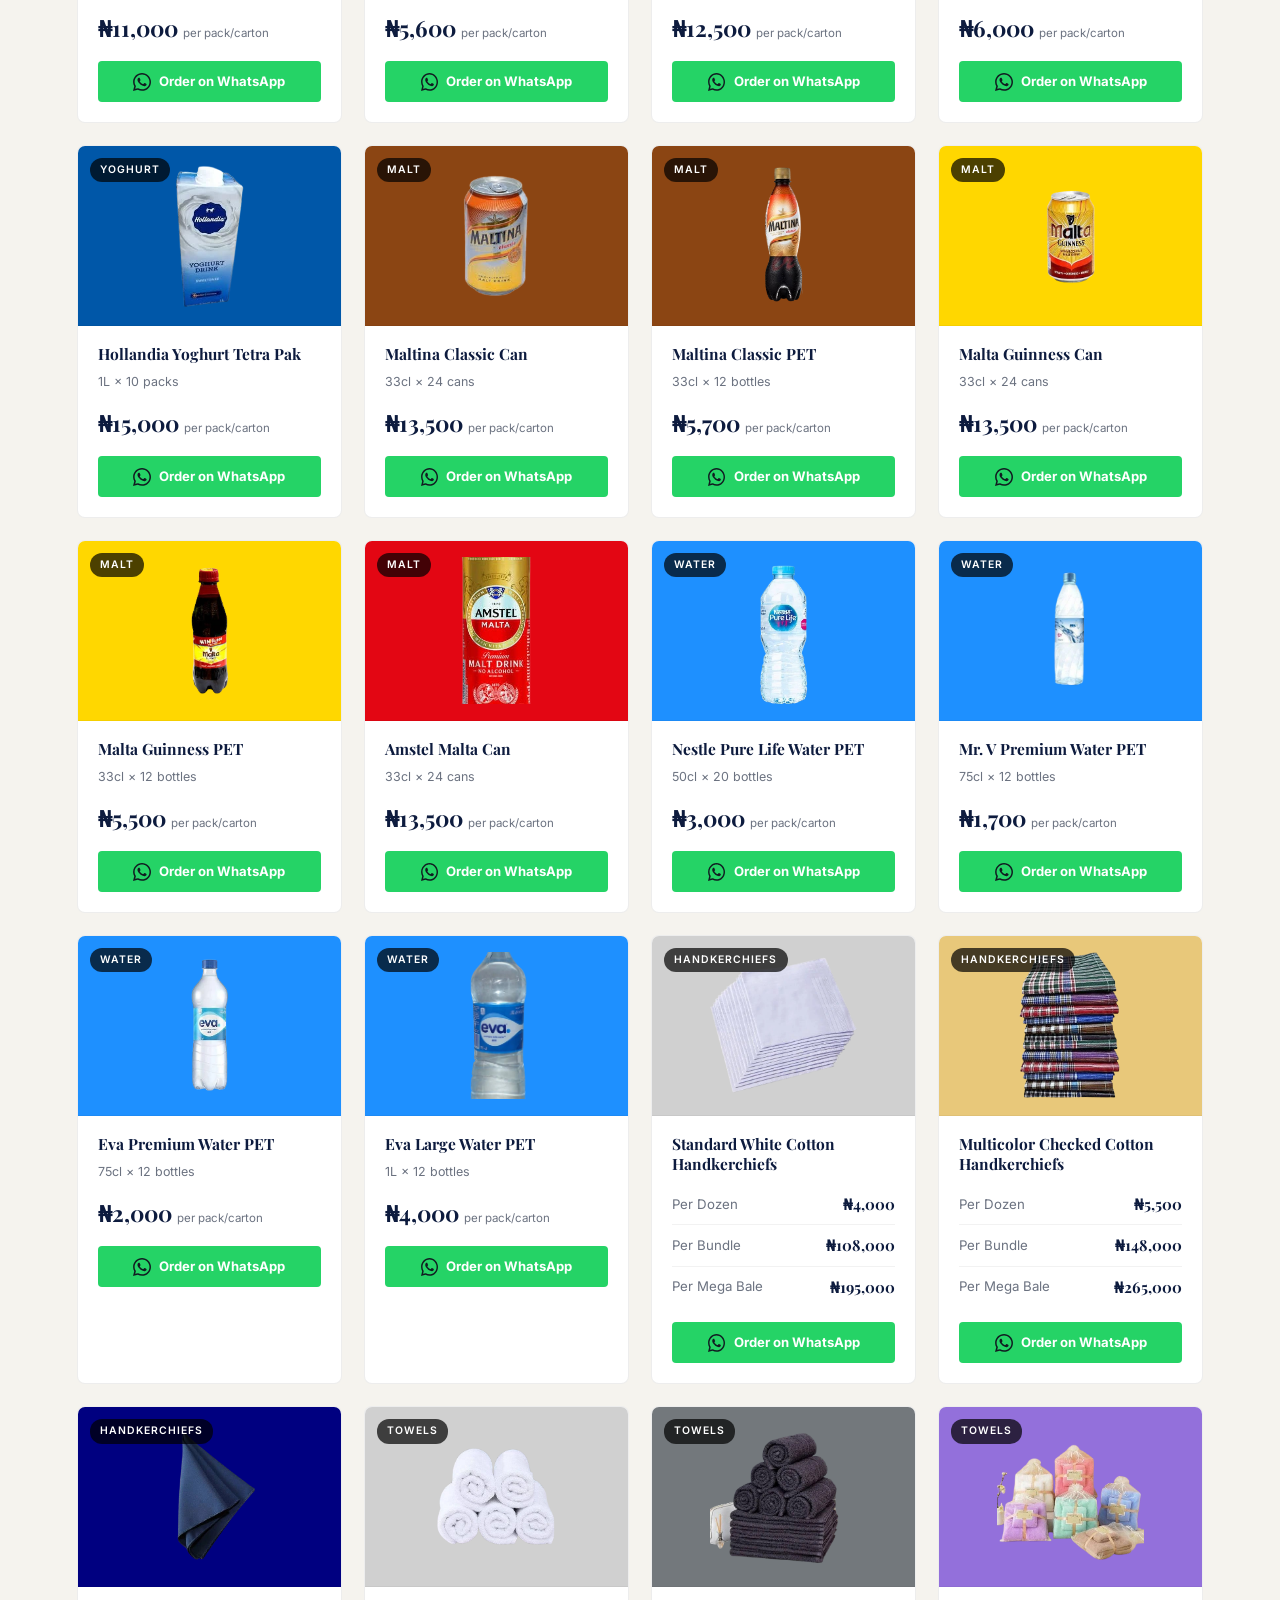
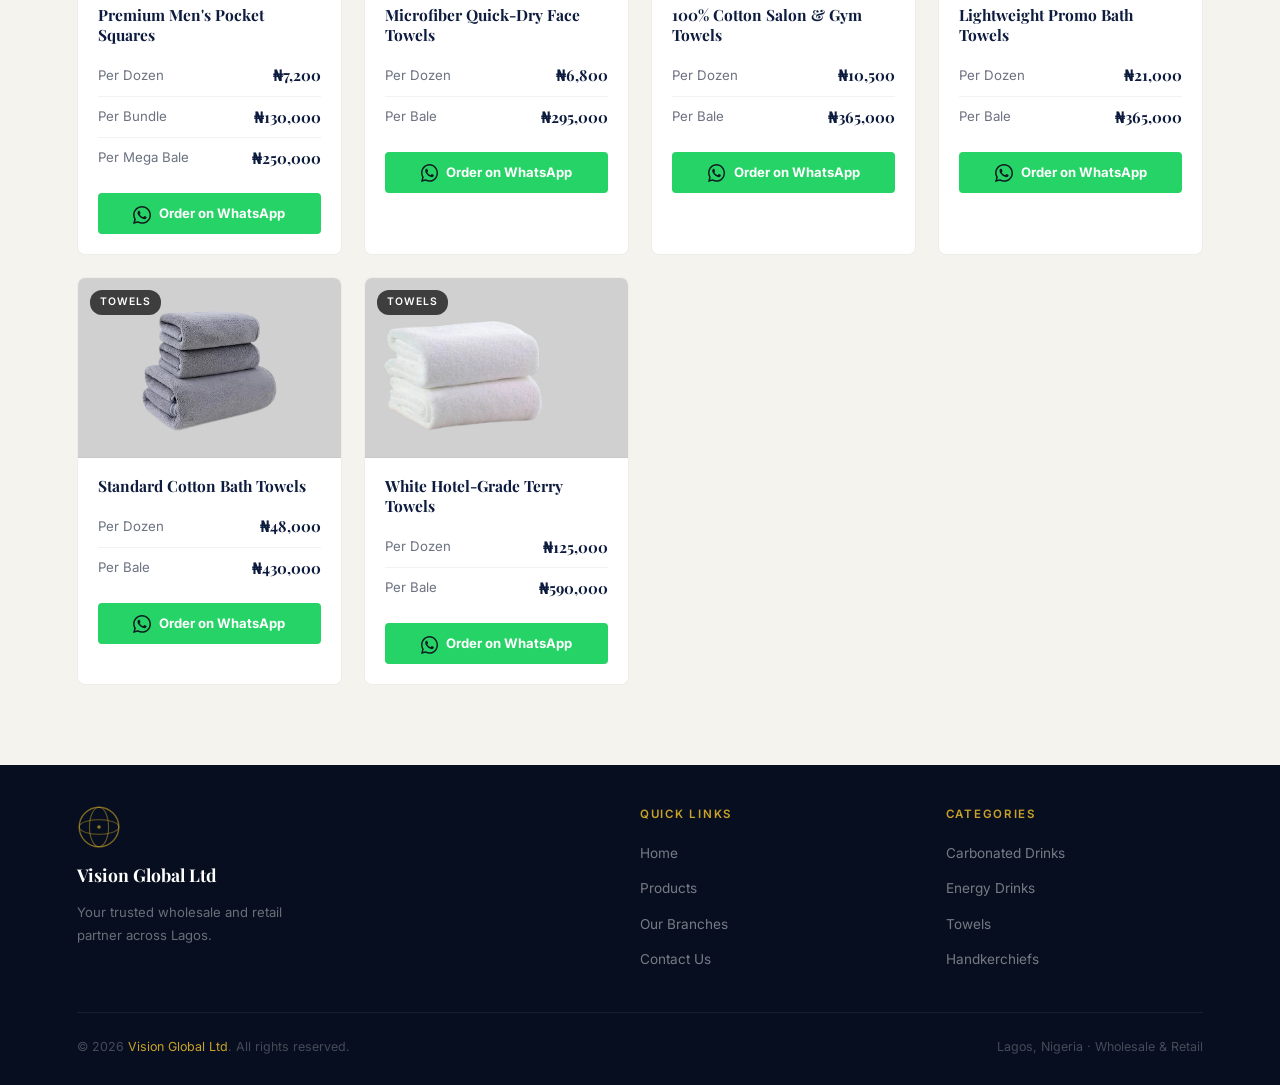
<file: products.html>
<!DOCTYPE html>
<html lang="en">
<head>
  <meta charset="UTF-8" />
  <meta name="viewport" content="width=device-width, initial-scale=1.0" />
  <title>Products &amp; Prices – Vision Global Ltd</title>
<link rel="preconnect" href="https://fonts.googleapis.com" />
<link rel="preconnect" href="https://fonts.gstatic.com" crossorigin />
<link href="https://fonts.googleapis.com/css2?family=Playfair+Display:wght@700;900&family=Inter:wght@300;400;500;600;700&display=swap" rel="stylesheet" />
  <link rel="stylesheet" href="style.css" />
</head>
<body>

  <nav>
    <a href="index.html" class="nav-brand">
      <svg class="nav-globe globe-svg" viewBox="0 0 60 60" fill="none" xmlns="http://www.w3.org/2000/svg">
        <circle cx="30" cy="30" r="27" stroke="#c9a227" stroke-width="1.4" fill="none"/>
        <ellipse cx="30" cy="30" rx="13" ry="27" stroke="#c9a227" stroke-width="1.1" fill="none" opacity="0.7"/>
        <ellipse cx="30" cy="30" rx="27" ry="10" stroke="#c9a227" stroke-width="1.1" fill="none" opacity="0.6"/>
        <line x1="3" y1="30" x2="57" y2="30" stroke="#c9a227" stroke-width="1" opacity="0.5"/>
        <line x1="30" y1="3" x2="30" y2="57" stroke="#c9a227" stroke-width="1" opacity="0.5"/>
        <circle cx="30" cy="30" r="2.5" fill="#c9a227"/>
      </svg>
      <div class="nav-name">Vision Global Ltd <small>Lagos, Nigeria</small></div>
    </a>
    <ul class="nav-links" id="navMenu">
      <li><a href="index.html">Home</a></li>
      <li><a href="products.html" class="active">Products</a></li>
      <li><a href="branches.html">Branches</a></li>
      <li><a href="contact.html" class="nav-cta">Order Now</a></li>
    </ul>
    <div class="hamburger" id="hamburger">
      <span></span><span></span><span></span>
    </div>
  </nav>

  <section id="page-hero">
    <span>Full Catalogue</span>
    <h1>Products &amp; <em>Prices</em></h1>
    <p>All prices are wholesale pack/carton prices. Contact us to confirm current stock and bulk discounts.</p>
  </section>

  <div id="filter-bar">
    <div class="search-row">
      <input type="text" id="searchBox" placeholder="Search products e.g. Coca-Cola, towel..." />
      <button id="clearBtn">Clear</button>
    </div>
    <div class="tab-row">
      <button class="tab-btn active" data-cat="all">All Products</button>
      <button class="tab-btn" data-cat="carbonated"> Carbonated</button>
      <button class="tab-btn" data-cat="energy">Energy</button>
      <button class="tab-btn" data-cat="juices">Juices</button>
      <button class="tab-btn" data-cat="yoghurt">Yoghurt</button>
      <button class="tab-btn" data-cat="malt">Malt Drinks</button>
      <button class="tab-btn" data-cat="water">Water</button>
      <button class="tab-btn" data-cat="handkerchiefs">Handkerchiefs</button>
      <button class="tab-btn" data-cat="towels">Towels</button>
    </div>
  </div>

  <p id="results-info">Showing <span id="resultCount">0</span> products</p>

  <section id="catalogue">
    <div id="productsGrid">

    </div>
    <div id="noResults">
      <strong>No products found</strong>
      <p>Try a different search term or select a different category.</p>
    </div>
  </section>

  <footer>
    <div class="footer-grid">
      <div class="footer-brand">
        <svg class="footer-globe globe-svg" viewBox="0 0 60 60" fill="none" xmlns="http://www.w3.org/2000/svg" width="44" height="44">
          <circle cx="30" cy="30" r="27" stroke="#c9a227" stroke-width="1.4" fill="none" opacity="0.6"/>
          <ellipse cx="30" cy="30" rx="13" ry="27" stroke="#c9a227" stroke-width="1.1" fill="none" opacity="0.5"/>
          <ellipse cx="30" cy="30" rx="27" ry="10" stroke="#c9a227" stroke-width="1.1" fill="none" opacity="0.4"/>
          <circle cx="30" cy="30" r="2.5" fill="#c9a227" opacity="0.7"/>
        </svg>
        <h3>Vision Global Ltd</h3>
        <p>Your trusted wholesale and retail partner across Lagos.</p>
      </div>
      <div class="footer-col">
        <h4>Quick Links</h4>
        <ul>
          <li><a href="index.html">Home</a></li>
          <li><a href="products.html">Products</a></li>
          <li><a href="branches.html">Our Branches</a></li>
          <li><a href="contact.html">Contact Us</a></li>
        </ul>
      </div>
      <div class="footer-col">
        <h4>Categories</h4>
        <ul>
          <li><a href="#" onclick="setCategory('carbonated')">Carbonated Drinks</a></li>
          <li><a href="#" onclick="setCategory('energy')">Energy Drinks</a></li>
          <li><a href="#" onclick="setCategory('towels')">Towels</a></li>
          <li><a href="#" onclick="setCategory('handkerchiefs')">Handkerchiefs</a></li>
        </ul>
      </div>
    </div>
    <div class="footer-bottom">
      <p>© 2026 <span>Vision Global Ltd</span>. All rights reserved.</p>
      <p>Lagos, Nigeria · Wholesale &amp; Retail</p>
    </div>
  </footer>

<script src="app.js" defer></script>

</body>
</html>
</file>
<file: style.css>
*,
::after,
::before {
    box-sizing: border-box;
    margin: 0;
    padding: 0
}

:root {
    --navy: #0d1b3e;
    --navy2: #162347;
    --gold: #c9a227;
    --gold2: #e8b92f;
    --white: #ffffff;
    --offwhite: #f5f3ee;
    --text: #1a1a2e;
    --muted: #6b7280;
    --border: rgba(201, 162, 39, 0.25);
    --radius: 8px
}

.nav-name small,
body {
    font-family: Inter, sans-serif
}

.nav-brand,
.nav-links,
nav {
    display: flex
}

#about,
#categories {
    padding: 88px 6%
}

#hero,
#page-hero {
    background: linear-gradient(145deg, #0d1b3e 0, #0a1628 60%, #1a2f5e 100%)
}

#branches,
#contact-section,
#cta,
#cta-banner,
#hours {
    padding: 80px 6%
}

.cat-img,
.icon-img,
.icon-inline,
.prod-img {
    object-fit: contain
}

html {
    scroll-behavior: smooth
}

body {
    background: var(--offwhite);
    color: var(--text);
    line-height: 1.6
}

nav {
    position: fixed;
    top: 0;
    left: 0;
    right: 0;
    z-index: 100;
    background: rgba(13, 27, 62, .98);
    backdrop-filter: blur(10px);
    align-items: center;
    justify-content: space-between;
    padding: 0 6%;
    height: 68px;
    border-bottom: 1px solid var(--border)
}

.nav-brand {
    align-items: center;
    gap: 12px;
    text-decoration: none
}

.nav-globe {
    width: 36px;
    height: 36px;
    flex-shrink: 0
}

.nav-name {
    font-family: "Playfair Display", serif;
    font-size: .95rem;
    font-weight: 700;
    color: var(--white);
    line-height: 1.1
}

.nav-name small {
    display: block;
    color: var(--gold);
    font-size: .62rem;
    font-weight: 500;
    letter-spacing: .12em;
    text-transform: uppercase
}

.footer-col ul li a,
.nav-links a {
    font-size: .85rem;
    transition: color .2s;
    text-decoration: none
}

.nav-links {
    gap: 28px;
    list-style: none;
    align-items: center
}

#formSuccess,
#noResults,
.hamburger,
.nav-cta.active::after {
    display: none
}

.nav-links a {
    color: rgba(255, 255, 255, .72);
    font-weight: 500;
    letter-spacing: .02em;
    padding: 4px 0;
    position: relative
}

.footer-bottom span,
.footer-col ul li a:hover,
.nav-links a.active,
.nav-links a:hover {
    color: var(--gold)
}

.nav-links a.active::after {
    content: "";
    position: absolute;
    bottom: -2px;
    left: 0;
    right: 0;
    height: 2px;
    background: var(--gold);
    border-radius: 2px
}

.nav-cta {
    background: var(--gold) !important;
    color: var(--navy) !important;
    padding: 8px 20px !important;
    border-radius: 4px;
    font-weight: 700 !important;
    transition: background .2s !important
}

#sendBtn,
.btn-primary {
    background: var(--gold);
    cursor: pointer;
    transition: background .2s, transform .15s
}

.nav-cta:hover {
    background: var(--gold2) !important
}

.hamburger {
    flex-direction: column;
    gap: 5px;
    cursor: pointer;
    padding: 4px
}

.hamburger span {
    display: block;
    width: 22px;
    height: 2px;
    background: var(--white);
    border-radius: 2px;
    transition: .3s
}

footer {
    background: #070e1f;
    padding: 40px 6% 28px
}

.footer-grid {
    display: grid;
    grid-template-columns: 2fr 1fr 1fr;
    gap: 48px;
    margin-bottom: 40px
}

.footer-brand {
    display: flex;
    flex-direction: column;
    gap: 12px
}

.footer-brand .footer-globe {
    width: 44px;
    height: 44px
}

.footer-brand h3 {
    font-family: "Playfair Display", serif;
    font-size: 1.1rem;
    color: var(--white)
}

.footer-brand p {
    color: rgba(255, 255, 255, .4);
    font-size: .82rem;
    line-height: 1.7;
    max-width: 240px
}

.footer-col h4 {
    font-size: .72rem;
    font-weight: 600;
    letter-spacing: .15em;
    text-transform: uppercase;
    color: var(--gold);
    margin-bottom: 16px
}

.footer-col ul {
    list-style: none;
    display: flex;
    flex-direction: column;
    gap: 10px
}

.footer-col ul li a {
    color: rgba(255, 255, 255, .45)
}

.footer-bottom {
    border-top: 1px solid rgba(255, 255, 255, .07);
    padding-top: 24px;
    display: flex;
    justify-content: space-between;
    align-items: center;
    flex-wrap: wrap;
    gap: 12px
}

.footer-bottom p {
    color: rgba(255, 255, 255, .25);
    font-size: .78rem
}

.btn-primary {
    color: var(--navy);
    padding: 13px 32px;
    border-radius: 4px;
    font-weight: 700;
    font-size: .88rem;
    letter-spacing: .04em;
    text-decoration: none;
    display: inline-block;
    border: none
}

#hours,
.btn-dark {
    background: var(--navy)
}

.btn-dark,
.btn-outline {
    padding: 13px 32px;
    font-size: .88rem;
    display: inline-block;
    transition: .2s
}

#sendBtn:hover,
.btn-primary:hover {
    background: var(--gold2);
    transform: translateY(-2px)
}

.btn-outline {
    border: 1.5px solid rgba(255, 255, 255, .3);
    color: var(--white);
    border-radius: 4px;
    font-weight: 500;
    text-decoration: none
}

.btn-dark,
.wa-btn {
    border-radius: 4px;
    text-decoration: none
}

.btn-outline:hover {
    border-color: var(--gold);
    color: var(--gold);
    transform: translateY(-2px)
}

#hero h1,
.btn-dark,
.page-hero h1,
.section-title.light {
    color: var(--white)
}

.btn-dark {
    font-weight: 600
}

.cat-card .cat-count,
.section-label {
    font-size: .7rem;
    text-transform: uppercase
}

.btn-dark:hover {
    background: var(--navy2);
    transform: translateY(-2px)
}

.section-label {
    font-weight: 600;
    letter-spacing: .22em;
    color: var(--gold);
    margin-bottom: 10px;
    display: block
}

.page-hero h1,
.section-title {
    margin-bottom: 14px;
    font-family: "Playfair Display", serif
}

.section-title {
    font-size: clamp(1.8rem, 4vw, 2.6rem);
    font-weight: 700;
    color: var(--navy);
    line-height: 1.15
}

#clearBtn,
#searchBox,
.tab-btn {
    font-family: Inter, sans-serif
}

.section-sub {
    color: var(--muted);
    font-size: .97rem;
    line-height: 1.75;
    max-width: 500px
}

.section-sub.light {
    color: rgba(255, 255, 255, .5)
}

.page-hero {
    padding: 130px 6% 70px;
    background: linear-gradient(145deg, var(--navy) 0, #0a1628 60%, #1a2f5e 100%)
}

.page-hero h1 {
    font-size: clamp(2rem, 5vw, 3.6rem);
    font-weight: 900
}

#cta h2 em,
#cta-banner h2 em,
#hero h1 em,
#page-hero h1 em,
.page-hero h1 em {
    font-style: normal;
    color: var(--gold)
}

.page-hero p {
    color: rgba(255, 255, 255, .6);
    font-size: 1rem;
    max-width: 480px
}

.globe-svg circle,
.globe-svg ellipse,
.globe-svg line {
    vector-effect: non-scaling-stroke
}

.wa-btn {
    display: inline-flex;
    align-items: center;
    gap: 9px;
    background: #25d366;
    color: #fff;
    padding: 12px 24px;
    font-weight: 700;
    font-size: .85rem;
    transition: opacity .2s, transform .15s
}

.wa-big:hover,
.wa-btn:hover {
    opacity: .88;
    transform: translateY(-2px)
}

#hero,
.card-image {
    position: relative
}

#about,
#branches,
#contact-section,
#cta,
.cat-card {
    background: var(--offwhite)
}

#categories,
#hero {
    display: flex;
    flex-direction: column;
    text-align: center
}

#hero {
    min-height: 100vh;
    align-items: center;
    justify-content: center;
    padding: 110px 6% 70px;
    overflow: hidden
}

#hero::before {
    content: "";
    position: absolute;
    top: 50%;
    left: 50%;
    transform: translate(-50%, -50%);
    width: 600px;
    height: 600px;
    border-radius: 50%;
    border: 1px solid rgba(201, 162, 39, .06);
    box-shadow: 0 0 0 80px rgba(201, 162, 39, .03), 0 0 0 160px rgba(201, 162, 39, .015);
    pointer-events: none
}

.hero-globe {
    width: 100px;
    height: 100px;
    margin-bottom: 28px;
    filter: drop-shadow(0 0 20px rgba(201, 162, 39, .35));
    animation: 4s ease-in-out infinite float
}

@keyframes float {

    0%,
    100% {
        transform: translateY(0)
    }

    50% {
        transform: translateY(-10px)
    }
}

.hero-tag {
    font-size: .72rem;
    font-weight: 600;
    letter-spacing: .2em;
    text-transform: uppercase;
    color: var(--gold);
    margin-bottom: 16px
}

#hero h1 {
    font-family: "Playfair Display", serif;
    font-size: clamp(2.2rem, 6vw, 4.4rem);
    font-weight: 900;
    line-height: 1.1;
    margin-bottom: 18px;
    max-width: 720px
}

#hero>p {
    color: rgba(255, 255, 255, .6);
    font-size: 1rem;
    max-width: 500px;
    margin-bottom: 40px
}

#cta-banner p,
#page-hero p {
    color: rgba(255, 255, 255, .55)
}

#cta h2,
#page-hero h1,
#page-hero span {
    margin-bottom: 12px
}

.hero-btns {
    display: flex;
    gap: 14px;
    flex-wrap: wrap;
    justify-content: center
}

.hero-stats {
    display: flex;
    gap: 52px;
    margin-top: 60px;
    flex-wrap: wrap;
    justify-content: center;
    border-top: 1px solid rgba(201, 162, 39, .15);
    padding-top: 48px
}

.stat {
    text-align: center
}

.stat strong {
    display: block;
    font-family: "Playfair Display", serif;
    font-size: 2rem;
    color: var(--gold)
}

.stat span {
    font-size: .75rem;
    color: rgba(255, 255, 255, .45);
    letter-spacing: .06em;
    text-transform: uppercase
}

#cta h2,
.cat-card h3,
.pill {
    color: var(--navy)
}

#categories {
    background: var(--white);
    align-items: center
}

.categories-header {
    margin-bottom: 48px;
    text-align: center
}

.cat-grid {
    display: grid;
    grid-template-columns: repeat(4, 1fr);
    gap: 20px;
    max-width: 1100px;
    margin: 0 auto
}

.cat-card {
    border: 1px solid rgba(0, 0, 0, .07);
    border-radius: var(--radius);
    padding: 28px 20px;
    text-align: center;
    text-decoration: none;
    transition: transform .2s, box-shadow .2s, border-color .2s;
    display: flex;
    flex-direction: column;
    align-items: center
}

.cat-card:hover {
    transform: translateY(-4px);
    box-shadow: 0 10px 32px rgba(0, 0, 0, .09);
    border-color: var(--gold)
}

.cat-img {
    width: 100%;
    height: 110px;
    margin-bottom: 16px
}

.cat-card h3 {
    font-family: "Playfair Display", serif;
    font-size: 1rem;
    font-weight: 700;
    margin-bottom: 6px
}

.cat-card p {
    font-size: .78rem;
    color: var(--muted)
}

.cat-card .cat-count {
    display: inline-block;
    margin-top: 12px;
    font-weight: 600;
    letter-spacing: .1em;
    color: var(--gold)
}

.about-grid {
    display: grid;
    grid-template-columns: 1fr 1fr;
    gap: 64px;
    align-items: center;
    max-width: 1100px;
    margin-top: 48px
}

.about-text p {
    color: var(--muted);
    line-height: 1.85;
    margin-bottom: 16px;
    font-size: .97rem
}

.about-pills {
    display: flex;
    flex-wrap: wrap;
    gap: 10px;
    margin-top: 24px
}

.pill {
    background: var(--white);
    border: 1px solid var(--border);
    padding: 6px 16px;
    border-radius: 20px;
    font-size: .78rem;
    font-weight: 600
}

#cta-banner,
.about-visual {
    background: linear-gradient(135deg, var(--navy) 0, #1a2f5e 100%)
}

#filter-bar,
.branch-top {
    border-bottom: 1px solid rgba(0, 0, 0, .07)
}

.about-visual {
    border-radius: var(--radius);
    padding: 44px 36px;
    display: flex;
    flex-direction: column;
    gap: 22px
}

.about-item {
    display: flex;
    align-items: flex-start;
    gap: 16px
}

.about-item-text {
    display: flex;
    flex-direction: column;
    gap: 4px
}

.about-item-text strong {
    display: block;
    color: var(--white);
    font-size: .88rem;
    margin-bottom: 3px;
    font-weight: 600;
    font-family: "Playfair Display", serif;
    line-height: 1.2
}

#cta-banner h2,
.branch-top h2 {
    font-weight: 700;
    font-family: "Playfair Display", serif
}

.about-item-text span {
    color: rgba(255, 255, 255, .45);
    font-size: .8rem;
    line-height: 1.2
}

#cta-banner {
    text-align: center
}

#cta-banner h2 {
    font-size: clamp(1.8rem, 4vw, 2.8rem);
    color: var(--white);
    margin-bottom: 14px
}

#page-hero span,
.branch-num {
    font-weight: 600;
    letter-spacing: .2em;
    text-transform: uppercase
}

#cta-banner p {
    font-size: 1rem;
    margin-bottom: 36px
}

.cta-btns {
    display: flex;
    gap: 14px;
    justify-content: center;
    flex-wrap: wrap
}

@media (max-width:900px) {
    .cat-grid {
        grid-template-columns: repeat(2, 1fr)
    }
}

@media (max-width:480px) {
    .cat-grid {
        grid-template-columns: repeat(2, 1fr)
    }
}

.branches-grid,
.hours-grid {
    grid-template-columns: repeat(3, 1fr)
}

#page-hero {
    padding: 120px 6% 60px
}

#page-hero span {
    font-size: .72rem;
    color: var(--gold);
    display: block
}

#page-hero h1 {
    font-family: "Playfair Display", serif;
    font-size: clamp(2rem, 5vw, 3.2rem);
    font-weight: 900;
    color: var(--white)
}

#page-hero p {
    font-size: .97rem;
    max-width: 460px
}

.branches-grid {
    display: grid;
    gap: 24px;
    max-width: 1100px;
    margin-top: 48px;
    margin-bottom: 80px
}

.branch-num,
.hours-card .day {
    color: var(--gold);
    margin-bottom: 10px
}

.branch-card,
.product-card {
    background: var(--white);
    border: 1px solid rgba(0, 0, 0, .07);
    border-radius: var(--radius);
    overflow: hidden;
    transition: transform .2s, box-shadow .2s
}

.branch-card:hover {
    transform: translateY(-4px);
    box-shadow: 0 12px 36px rgba(0, 0, 0, .09)
}

.branch-top {
    background: linear-gradient(135deg, var(--navy) 0, #1a2f5e 100%);
    padding: 28px 24px;
    transition: .2s;
    display: flex;
    flex-direction: column;
    align-items: flex-start;
    gap: 12px
}

.branch-num {
    font-size: .68rem;
    display: block;
    transition: color .2s
}

.branch-top h2 {
    font-size: 1.3rem;
    color: var(--white)
}

.branch-body {
    padding: 24px 24px 30px;
    display: flex;
    flex-direction: column;
    gap: 16px
}

.branch-row {
    display: flex;
    gap: 12px;
    align-items: flex-start
}

.branch-icon {
    width: 36px;
    height: 36px;
    flex-shrink: 0;
    border-radius: 6px;
    display: flex;
    align-items: center;
    justify-content: center;
    font-size: 1rem
}

.icon-img {
    width: 100%;
    height: 100%;
    display: block;
    pointer-events: none
}

.icon-inline {
    width: 18px;
    height: 18px;
    display: inline-block;
    vertical-align: middle;
    margin-right: 8px
}

.branch-row strong {
    display: block;
    font-size: .72rem;
    color: var(--muted);
    text-transform: uppercase;
    letter-spacing: .08em;
    margin-bottom: 3px;
    font-weight: 600
}

.card-image .cat-label,
.hours-card .day,
.info-card strong {
    text-transform: uppercase;
    letter-spacing: .1em
}

.branch-row p {
    font-size: .88rem;
    color: var(--text);
    line-height: 1.5
}

#hours {
    text-align: center
}

#hours .section-title {
    color: var(--white);
    margin: 0 auto 12px;
    text-align: center
}

#hours .section-sub {
    color: rgba(255, 255, 255, .5);
    text-align: center;
    margin: 0 auto 48px
}

.hours-grid {
    display: grid;
    gap: 20px;
    max-width: 900px;
    align-items: center;
    margin: 48px auto 80px
}

.hours-card {
    background: rgba(255, 255, 255, .05);
    border: 1px solid rgba(201, 162, 39, .2);
    border-radius: var(--radius);
    padding: 28px 24px;
    text-align: center;
    transition: .2s;
    display: flex;
    flex-direction: column;
    align-items: center;
    gap: 12px
}

.hours-card:hover {
    background: rgba(255, 255, 255, .1)
}

.hours-card .day {
    font-size: .78rem;
    font-weight: 600
}

.hours-card .time {
    font-family: "Playfair Display", serif;
    font-size: 1.3rem;
    color: var(--white);
    font-weight: 700
}

.hours-card .note {
    font-size: .78rem;
    color: rgba(255, 255, 255, .4);
    margin-top: 6px
}

#cta {
    text-align: center
}

#cta h2 {
    font-family: "Playfair Display", serif;
    font-size: clamp(1.6rem, 3.5vw, 2.4rem)
}

#cta p {
    color: var(--muted);
    margin-bottom: 32px
}

@media (max-width:860px) {

    .branches-grid,
    .hours-grid {
        grid-template-columns: 1fr
    }
}

#filter-bar {
    background: var(--white);
    padding: 28px 6%;
    position: sticky;
    top: 68px;
    z-index: 50;
    box-shadow: 0 2px 12px rgba(0, 0, 0, .06)
}

#clearBtn,
.tab-btn {
    background: var(--offwhite)
}

.search-row {
    display: flex;
    gap: 12px;
    align-items: center;
    max-width: 500px;
    margin-bottom: 20px
}

#searchBox {
    flex: 1;
    padding: 11px 16px;
    border: 1.5px solid rgba(0, 0, 0, .13);
    border-radius: 4px;
    font-size: .9rem;
    outline: 0;
    transition: border-color .2s
}

#clearBtn,
#results-info {
    font-size: .82rem;
    color: var(--muted)
}

#searchBox:focus {
    border-color: var(--gold)
}

#clearBtn {
    border: 1.5px solid rgba(0, 0, 0, .1);
    padding: 11px 18px;
    border-radius: 4px;
    cursor: pointer;
    transition: .2s
}

#clearBtn:hover,
.tab-btn:hover {
    border-color: var(--gold);
    color: var(--navy)
}

.tab-row {
    display: flex;
    gap: 8px;
    flex-wrap: wrap;
    align-items: center
}

.tab-btn {
    border: 1.5px solid rgba(0, 0, 0, .1);
    color: var(--muted);
    padding: 7px 16px;
    border-radius: 20px;
    font-size: .8rem;
    font-weight: 500;
    cursor: pointer;
    transition: .18s;
    white-space: nowrap
}

.card-body h3,
.card-price {
    font-family: "Playfair Display", serif;
    font-weight: 700
}

.tab-btn.active {
    background: var(--navy);
    border-color: var(--navy);
    color: var(--white);
    font-weight: 600
}

#results-info {
    padding: 20px 6% 0
}

#results-info span {
    font-weight: 600;
    color: var(--navy)
}

#catalogue {
    padding: 28px 6% 80px
}

#productsGrid {
    display: grid;
    grid-template-columns: repeat(auto-fill, minmax(260px, 1fr));
    gap: 22px;
    margin-top: 8px
}

.product-card:hover {
    transform: translateY(-4px);
    box-shadow: 0 12px 36px rgba(0, 0, 0, .1)
}

.card-image {
    height: 180px;
    width: 100%;
    display: flex;
    align-items: center;
    justify-content: center;
    background: 0 0;
    padding: 16px;
    border-bottom: 1px solid rgba(0, 0, 0, .04)
}

.prod-img {
    width: 100%;
    height: 100%;
    display: block;
    border: none
}

.card-image .cat-label {
    position: absolute;
    top: 12px;
    left: 12px;
    background: rgba(0, 0, 0, .7);
    color: #fff;
    font-size: .65rem;
    font-weight: 600;
    padding: 4px 10px;
    border-radius: 12px
}

.card-body {
    padding: 18px 20px 20px
}

.card-body h3 {
    font-size: .97rem;
    color: var(--navy);
    margin-bottom: 8px;
    line-height: 1.3
}

.card-spec {
    font-size: .78rem;
    color: var(--muted);
    margin-bottom: 14px
}

.card-price {
    font-size: 1.4rem;
    color: var(--navy);
    margin-bottom: 14px
}

.card-order-btn,
.wa-big {
    color: #fff;
    text-decoration: none;
    font-weight: 700
}

.card-price small {
    font-family: Inter, sans-serif;
    font-size: .72rem;
    color: var(--muted);
    font-weight: 400
}

.tier-table {
    width: 100%;
    border-collapse: collapse;
    margin-top: 10px;
    margin-bottom: 15px
}

.tier-table tr {
    border-bottom: 1px solid rgba(0, 0, 0, .05)
}

.tier-table tr:last-child {
    border-bottom: none
}

.tier-table td {
    padding: 8px 10px;
    font-size: .83rem
}

.tier-table td:first-child {
    color: var(--muted);
    padding-left: 0
}

#noResults strong,
.tier-table td:last-child {
    color: var(--navy);
    font-family: "Playfair Display", serif
}

.tier-table td:last-child {
    font-weight: 700;
    text-align: right;
    padding-right: 0;
    font-size: .95rem
}

.card-order-btn {
    display: block;
    width: 100%;
    margin-top: auto;
    background: #25d366;
    text-align: center;
    padding: 10px;
    border-radius: 4px;
    font-size: .82rem;
    transition: opacity .2s
}

.card-order-btn:hover {
    opacity: .85
}

#noResults {
    text-align: center;
    padding: 60px 20px;
    grid-column: 1/-1
}

#noResults p {
    color: var(--muted);
    font-size: 1rem
}

#noResults strong {
    display: block;
    font-size: 1.4rem;
    margin-bottom: 8px
}

@media (max-width:600px) {
    #productsGrid {
        grid-template-columns: 1fr
    }
}

.contact-grid {
    display: grid;
    grid-template-columns: 1fr 1.4fr;
    gap: 48px;
    max-width: 1000px;
    margin-top: 48px;
    align-items: start
}

.info-cards {
    display: flex;
    flex-direction: column;
    gap: 16px
}

.info-card {
    background: var(--white);
    border: 1px solid rgba(0, 0, 0, .07);
    border-radius: var(--radius);
    padding: 22px 20px;
    display: flex;
    gap: 14px;
    align-items: flex-start;
    transition: box-shadow .2s
}

.info-card:hover {
    box-shadow: 0 4px 20px rgba(0, 0, 0, .07)
}

.info-icon {
    width: 42px;
    height: 42px;
    flex-shrink: 0;
    border-radius: 6px;
    display: flex;
    align-items: center;
    justify-content: center;
    font-size: 1.1rem
}

.info-card strong {
    display: block;
    font-size: .72rem;
    color: var(--muted);
    margin-bottom: 4px
}

.info-card p {
    font-size: .88rem;
    color: var(--text);
    line-height: 1.55
}

.wa-big {
    display: flex;
    align-items: center;
    gap: 12px;
    background: #25d366;
    padding: 16px 20px;
    border-radius: var(--radius);
    font-size: .97rem;
    transition: opacity .2s, transform .15s;
    margin-top: 4px
}

.wa-big .wa-sub {
    font-size: .75rem;
    font-weight: 400;
    opacity: .85;
    display: block
}

.order-form-box {
    background: var(--white);
    border: 1px solid rgba(0, 0, 0, .07);
    border-radius: var(--radius);
    padding: 36px 32px
}

.order-form-box h3 {
    font-family: "Playfair Display", serif;
    font-size: 1.4rem;
    color: var(--navy);
    margin-bottom: 6px
}

.order-form-box>p {
    font-size: .85rem;
    color: var(--muted);
    margin-bottom: 28px
}

.form-group {
    margin-bottom: 18px
}

.form-group label {
    display: block;
    font-size: .8rem;
    font-weight: 600;
    color: var(--navy);
    margin-bottom: 6px;
    letter-spacing: .02em
}

.form-group input,
.form-group select,
.form-group textarea {
    width: 100%;
    padding: 11px 14px;
    border: 1.5px solid rgba(0, 0, 0, .12);
    border-radius: 4px;
    font-size: .88rem;
    font-family: Inter, sans-serif;
    outline: 0;
    color: var(--text);
    background: var(--offwhite);
    transition: border-color .2s
}

.form-group input:focus,
.form-group select:focus,
.form-group textarea:focus {
    border-color: var(--gold);
    background: var(--white)
}

.form-group textarea {
    resize: vertical;
    min-height: 110px
}

.form-group select {
    cursor: pointer
}

#sendBtn {
    width: 100%;
    padding: 14px;
    border: none;
    border-radius: 4px;
    color: var(--navy);
    font-size: .9rem;
    font-weight: 700;
    font-family: Inter, sans-serif;
    margin-top: 6px
}

#formSuccess {
    background: #e8f5e9;
    border: 1px solid #a5d6a7;
    border-radius: 4px;
    padding: 14px 16px;
    margin-top: 16px;
    color: #2e7d32;
    font-size: .88rem;
    font-weight: 500
}

@media (max-width:768px) {
    .nav-links {
        display: none;
        position: absolute;
        top: 68px;
        left: 0;
        right: 0;
        background: var(--navy);
        flex-direction: column;
        padding: 20px 6%;
        gap: 4px;
        border-bottom: 1px solid var(--border)
    }

    .hamburger,
    .nav-links.open {
        display: flex
    }

    .nav-links li a {
        display: block;
        padding: 10px 0;
        border-bottom: 1px solid rgba(255, 255, 255, .06)
    }

    .nav-links li:last-child a {
        border-bottom: none
    }

    .footer-grid {
        grid-template-columns: 1fr;
        gap: 32px
    }

    .about-grid,
    .contact-grid {
        grid-template-columns: 1fr
    }

    .hero-stats {
        gap: 28px
    }

    .order-form-box {
        padding: 28px 20px
    }
}
</file>
